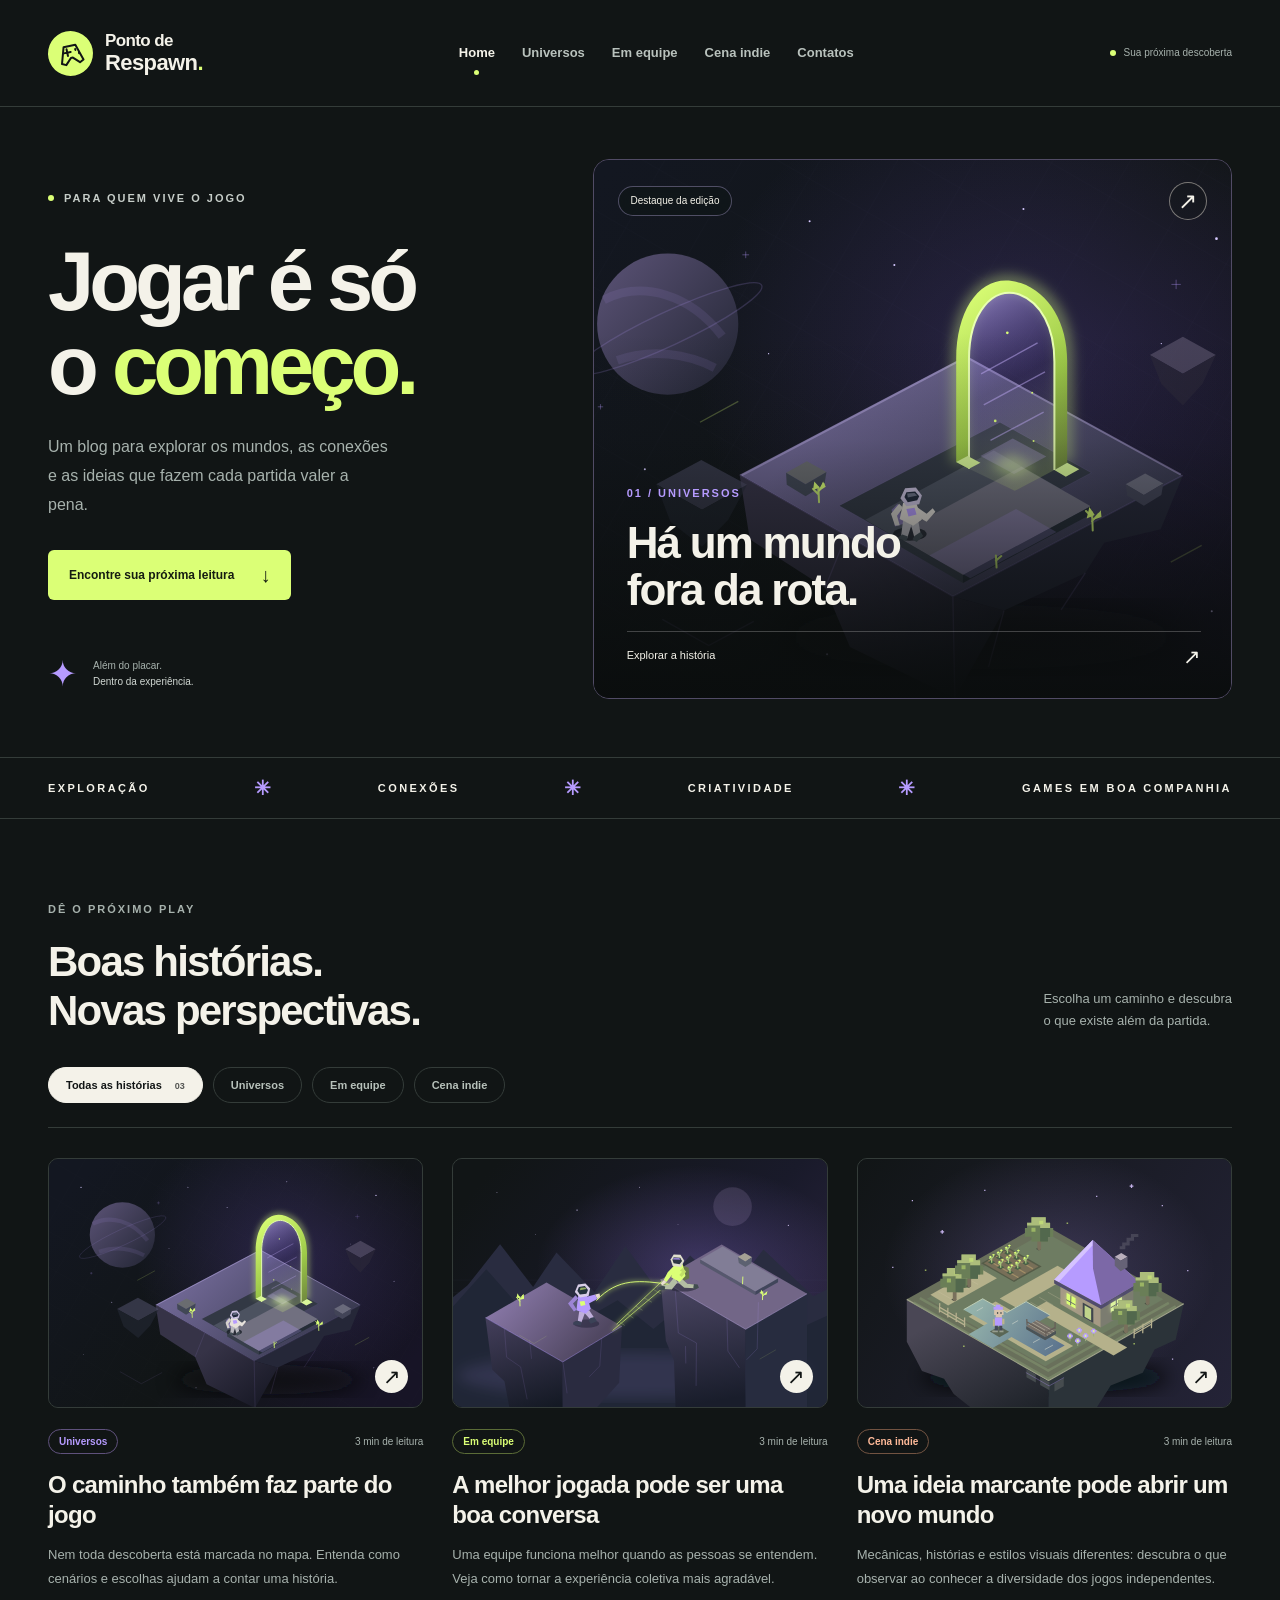
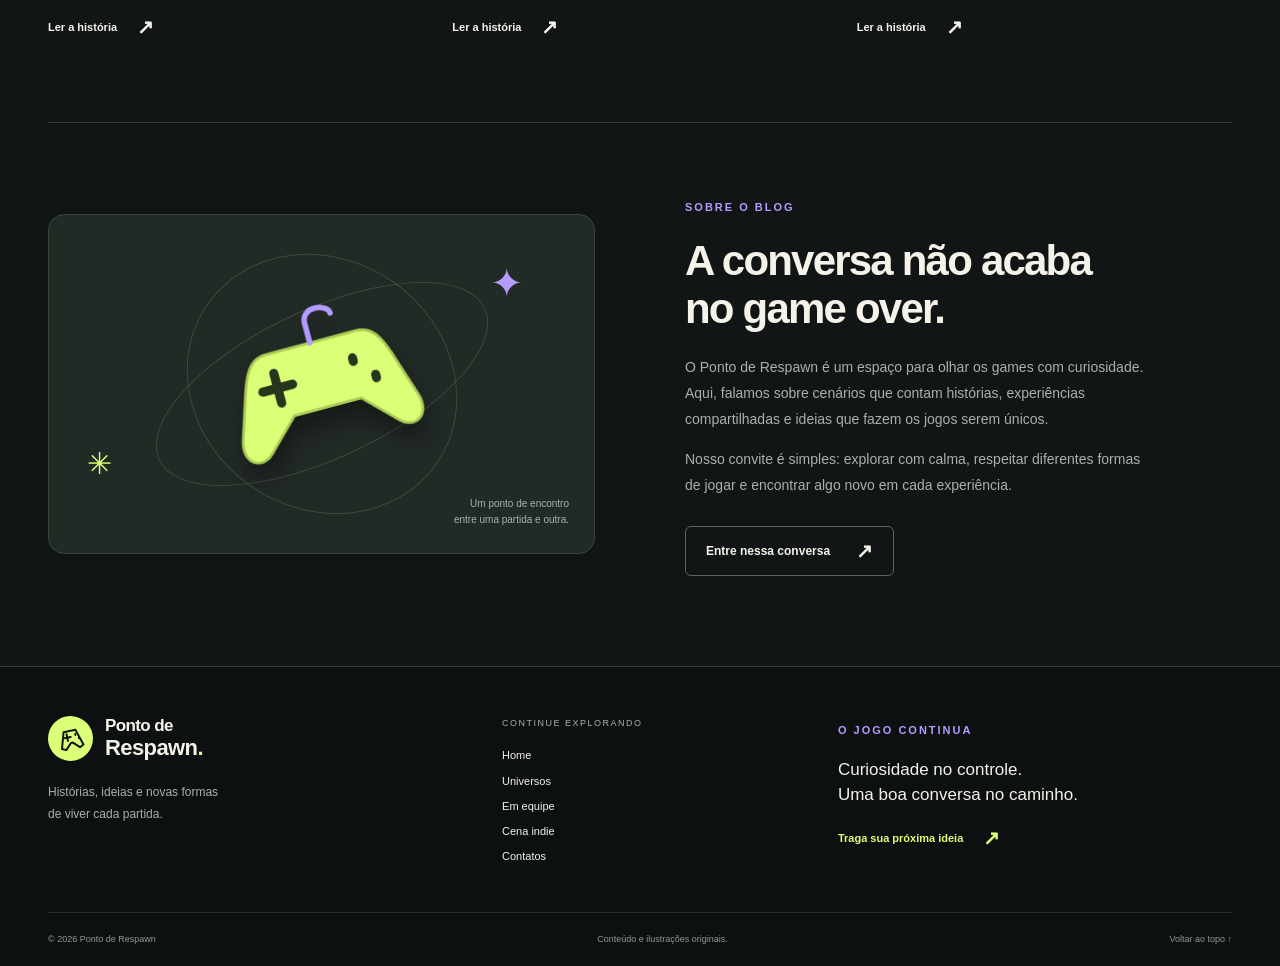
<file: index.html>
<!DOCTYPE html>
<html lang="pt-BR">
<head>
  <meta charset="utf-8">
  <meta name="viewport" content="width=device-width, initial-scale=1">
  <meta name="description" content="Um blog de games sobre exploração, cooperação e criatividade. Descubra histórias e ideias para viver cada partida.">
  <meta name="author" content="Lara Silva de Almeida">
  <meta name="theme-color" content="#111515">
  <title>Home | Ponto de Respawn</title>
  <link rel="icon" href="favicon.svg" type="image/svg+xml">
  <link rel="stylesheet" href="styles.css">
  <script src="script.js" defer></script>
</head>
<body>
  <a class="skip-link" href="#conteudo">Pular para o conteúdo</a>
  <header class="site-header"><div class="header-inner wrap">
    <a class="brand" href="index.html" aria-label="Ponto de Respawn, Home"><span class="brand-icon" aria-hidden="true"><svg viewBox="0 0 32 32"><path d="M10 8h12l5 16-4 2-6-6h-2l-6 6-4-2z"/><path d="M9 14h7m-3.5-3.5v7M21 12v1m3 3v1"/></svg></span><span>Ponto de<span class="brand-bottom">Respawn<span class="brand-dot">.</span></span></span></a>
    <button class="menu-toggle" type="button" aria-expanded="false" aria-controls="menu-principal"><span>Menu</span><svg aria-hidden="true" viewBox="0 0 24 24"><path d="M4 7h16M4 12h16M4 17h16"/></svg></button>
    <nav aria-label="Navegação principal" id="menu-principal"><a href="index.html" aria-current="page">Home</a><a href="universos.html">Universos</a><a href="equipe.html">Em equipe</a><a href="indie.html">Cena indie</a><a href="contatos.html">Contatos</a></nav>
    <span class="header-note"><span></span> Sua próxima descoberta</span>
  </div></header>
  <main id="conteudo"><section class="hero wrap" aria-labelledby="hero-title"><div class="hero-copy"><span class="eyebrow"><span class="status-dot"></span> Para quem vive o jogo</span><h1 id="hero-title">Jogar é só<br>o <span>começo.</span></h1><p>Um blog para explorar os mundos, as conexões e as ideias que fazem cada partida valer a pena.</p><a class="button button-lime" href="#historias">Encontre sua próxima leitura <span aria-hidden="true">↓</span></a><div class="hero-bottom"><span class="tiny-controller" aria-hidden="true">✦</span><span>Além do placar.<br><strong>Dentro da experiência.</strong></span></div></div><a href="universos.html" class="hero-visual" aria-label="Ler O caminho também faz parte do jogo"><img src="mundo.svg" width="1200" height="800" alt="Um pequeno explorador diante de um portal luminoso em uma ilha flutuante."><div class="visual-topline"><span class="visual-label">Destaque da edição</span><span class="round-arrow" aria-hidden="true">↗</span></div><div class="hero-caption"><span class="eyebrow">01 / Universos</span><h2>Há um mundo<br>fora da rota.</h2><span class="caption-link">Explorar a história <span aria-hidden="true">↗</span></span></div></a></section>
<div class="topic-band"><div class="wrap"><span>Exploração</span><span aria-hidden="true">✳</span><span>Conexões</span><span aria-hidden="true">✳</span><span>Criatividade</span><span aria-hidden="true">✳</span><span>Games em boa companhia</span></div></div>
<section class="stories-section wrap" id="historias" aria-labelledby="stories-title"><div class="section-heading"><div><span class="eyebrow">Dê o próximo play</span><h2 id="stories-title">Boas histórias.<br>Novas perspectivas.</h2></div><p>Escolha um caminho e descubra<br>o que existe além da partida.</p></div><div class="filters" role="group" aria-label="Filtrar histórias"><button type="button" aria-pressed="true" data-filter="all">Todas as histórias <span>03</span></button><button type="button" aria-pressed="false" data-filter="universos">Universos</button><button type="button" aria-pressed="false" data-filter="equipe">Em equipe</button><button type="button" aria-pressed="false" data-filter="indie">Cena indie</button></div><p class="sr-only" aria-live="polite" id="filter-status">3 histórias disponíveis.</p><div class="stories-grid"><article class="story-card" data-category="universos"><a href="universos.html" class="story-image-link" aria-label="Ler: O caminho também faz parte do jogo"><img src="mundo.svg" alt="Ilustração de um mundo de exploração com plataformas, montanhas e um portal luminoso." width="1200" height="800" loading="lazy"><span class="image-arrow" aria-hidden="true">↗</span></a><div class="story-meta"><span class="tag tag-universos">Universos</span><span>3 min de leitura</span></div><h3><a href="universos.html">O caminho também faz parte do jogo</a></h3><p>Nem toda descoberta está marcada no mapa. Entenda como cenários e escolhas ajudam a contar uma história.</p><a class="text-link" href="universos.html">Ler a história <span aria-hidden="true">↗</span></a></article><article class="story-card" data-category="equipe"><a href="equipe.html" class="story-image-link" aria-label="Ler: A melhor jogada pode ser uma boa conversa"><img src="equipe.svg" alt="Ilustração de dois aventureiros colaborando para atravessar um cenário de plataformas." width="1200" height="800" loading="lazy"><span class="image-arrow" aria-hidden="true">↗</span></a><div class="story-meta"><span class="tag tag-equipe">Em equipe</span><span>3 min de leitura</span></div><h3><a href="equipe.html">A melhor jogada pode ser uma boa conversa</a></h3><p>Uma equipe funciona melhor quando as pessoas se entendem. Veja como tornar a experiência coletiva mais agradável.</p><a class="text-link" href="equipe.html">Ler a história <span aria-hidden="true">↗</span></a></article><article class="story-card" data-category="indie"><a href="indie.html" class="story-image-link" aria-label="Ler: Uma ideia marcante pode abrir um novo mundo"><img src="indie.svg" alt="Ilustração de um jardim imaginativo em estilo pixel art, com construções e elementos de um mundo independente." width="1200" height="800" loading="lazy"><span class="image-arrow" aria-hidden="true">↗</span></a><div class="story-meta"><span class="tag tag-indie">Cena indie</span><span>3 min de leitura</span></div><h3><a href="indie.html">Uma ideia marcante pode abrir um novo mundo</a></h3><p>Mecânicas, histórias e estilos visuais diferentes: descubra o que observar ao conhecer a diversidade dos jogos independentes.</p><a class="text-link" href="indie.html">Ler a história <span aria-hidden="true">↗</span></a></article></div></section>
<section class="about-section wrap" aria-labelledby="about-title"><div class="about-art" aria-hidden="true"><span class="orbit orbit-one"></span><span class="orbit orbit-two"></span><svg viewBox="0 0 220 180"><path class="pad-body" d="M58 42c-22 0-29 26-36 49l-12 37c-7 25 14 37 30 19l32-32h76l32 32c16 18 37 6 30-19l-12-37c-7-23-14-49-36-49z"/><path class="pad-lines" d="M45 81h34M62 64v34M150 70v4m20 20v4"/><path class="pad-wire" d="M109 42V20c0-20 30-15 30-4"/></svg><span class="art-spark spark-one">✦</span><span class="art-spark spark-two">✳</span><span class="art-caption">Um ponto de encontro<br>entre uma partida e outra.</span></div><div class="about-copy"><span class="eyebrow">Sobre o blog</span><h2>A conversa não acaba<br>no game over.</h2><p>O Ponto de Respawn é um espaço para olhar os games com curiosidade. Aqui, falamos sobre cenários que contam histórias, experiências compartilhadas e ideias que fazem os jogos serem únicos.</p><p>Nosso convite é simples: explorar com calma, respeitar diferentes formas de jogar e encontrar algo novo em cada experiência.</p><a class="button button-outline" href="contatos.html">Entre nessa conversa <span aria-hidden="true">↗</span></a></div></section></main>
  <footer class="site-footer"><div class="wrap footer-top"><div><a class="brand" href="index.html" aria-label="Ponto de Respawn, Home"><span class="brand-icon" aria-hidden="true"><svg viewBox="0 0 32 32"><path d="M10 8h12l5 16-4 2-6-6h-2l-6 6-4-2z"/><path d="M9 14h7m-3.5-3.5v7M21 12v1m3 3v1"/></svg></span><span>Ponto de<span class="brand-bottom">Respawn<span class="brand-dot">.</span></span></span></a><p>Histórias, ideias e novas formas<br>de viver cada partida.</p></div><div class="footer-links"><span>Continue explorando</span><a href="index.html">Home</a><a href="universos.html">Universos</a><a href="equipe.html">Em equipe</a><a href="indie.html">Cena indie</a><a href="contatos.html">Contatos</a></div><div class="footer-signoff"><span class="eyebrow">O jogo continua</span><p>Curiosidade no controle.<br>Uma boa conversa no caminho.</p><a class="text-link" href="contatos.html">Traga sua próxima ideia <span aria-hidden="true">↗</span></a></div></div><div class="wrap footer-bottom"><span>© 2026 Ponto de Respawn</span><span>Conteúdo e ilustrações originais.</span><a href="#conteudo">Voltar ao topo ↑</a></div></footer>
</body>
</html>
</file>
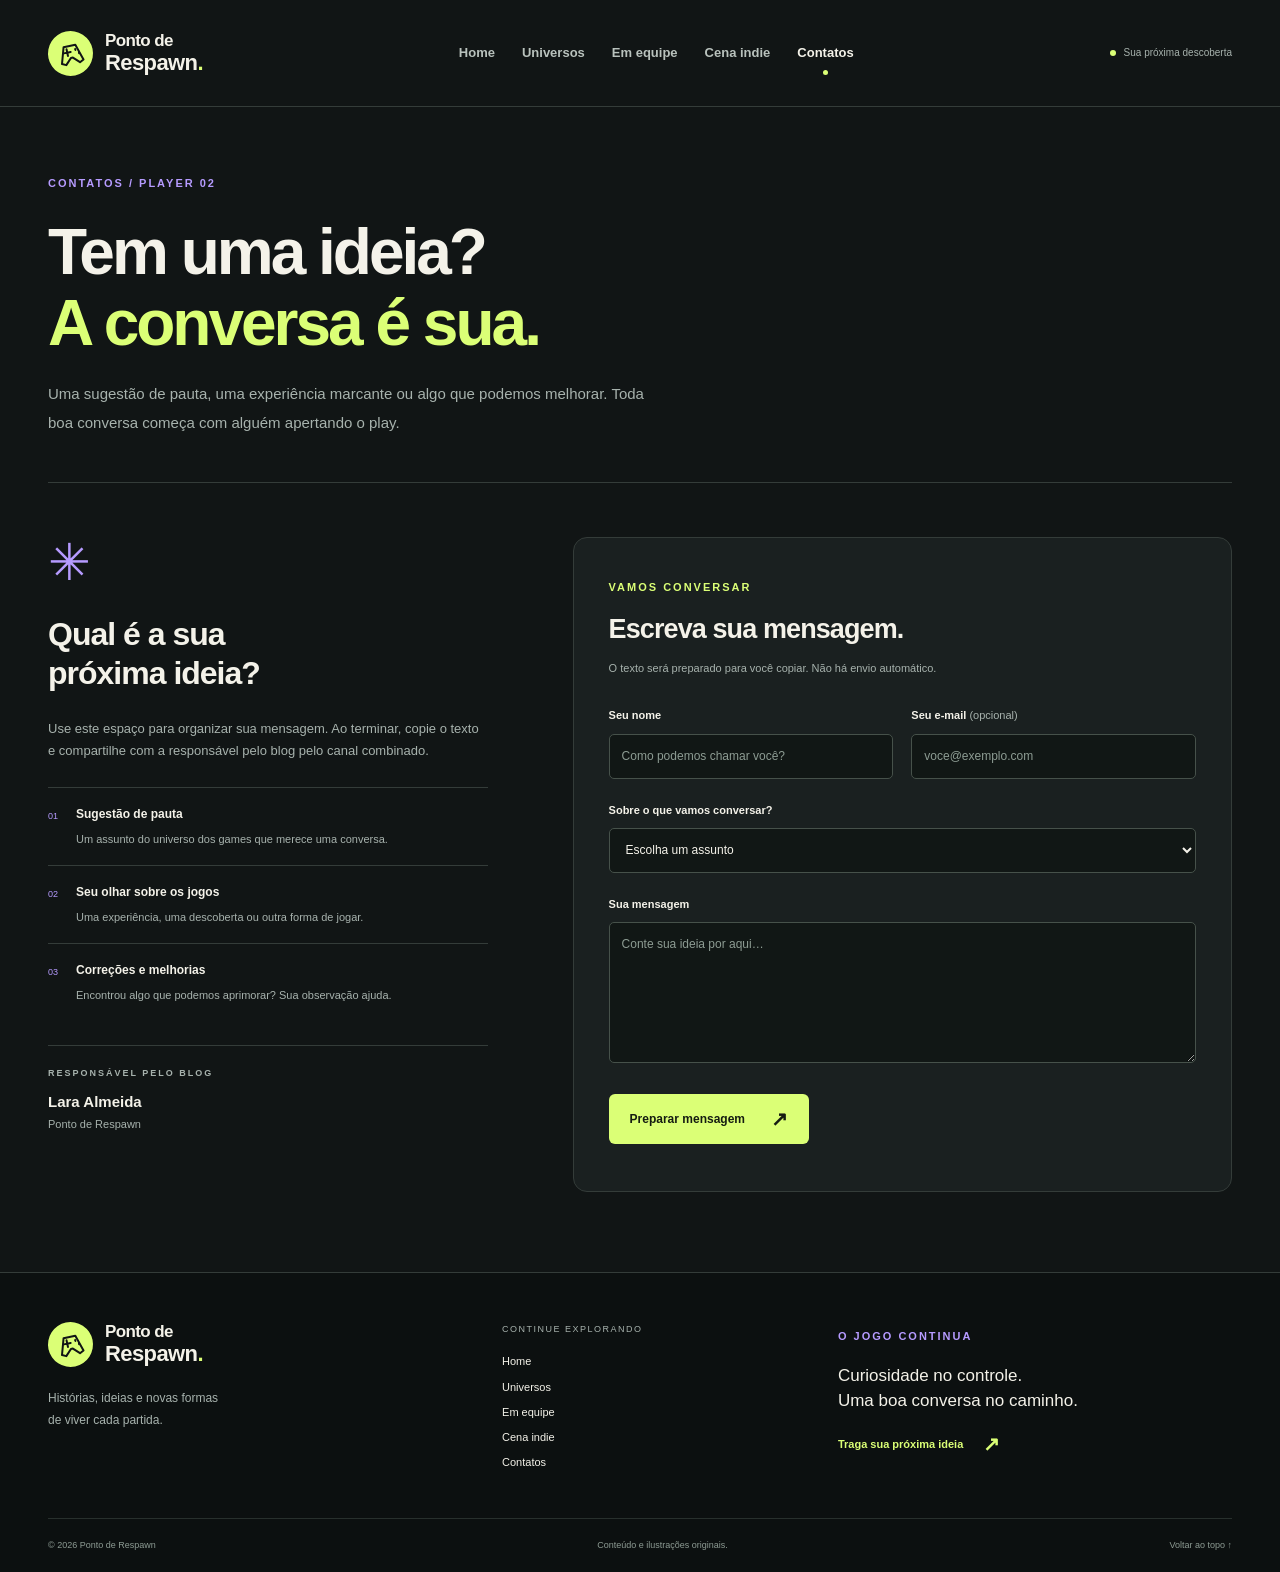
<file: contatos.html>
<!DOCTYPE html>
<html lang="pt-BR">
<head>
  <meta charset="utf-8">
  <meta name="viewport" content="width=device-width, initial-scale=1">
  <meta name="description" content="Compartilhe ideias, experiências com games e sugestões para o blog Ponto de Respawn.">
  <meta name="author" content="Lara Silva de Almeida">
  <meta name="theme-color" content="#111515">
  <title>Contatos | Ponto de Respawn</title>
  <link rel="icon" href="favicon.svg" type="image/svg+xml">
  <link rel="stylesheet" href="styles.css">
  <script src="script.js" defer></script>
</head>
<body>
  <a class="skip-link" href="#conteudo">Pular para o conteúdo</a>
  <header class="site-header"><div class="header-inner wrap">
    <a class="brand" href="index.html" aria-label="Ponto de Respawn, Home"><span class="brand-icon" aria-hidden="true"><svg viewBox="0 0 32 32"><path d="M10 8h12l5 16-4 2-6-6h-2l-6 6-4-2z"/><path d="M9 14h7m-3.5-3.5v7M21 12v1m3 3v1"/></svg></span><span>Ponto de<span class="brand-bottom">Respawn<span class="brand-dot">.</span></span></span></a>
    <button class="menu-toggle" type="button" aria-expanded="false" aria-controls="menu-principal"><span>Menu</span><svg aria-hidden="true" viewBox="0 0 24 24"><path d="M4 7h16M4 12h16M4 17h16"/></svg></button>
    <nav aria-label="Navegação principal" id="menu-principal"><a href="index.html">Home</a><a href="universos.html">Universos</a><a href="equipe.html">Em equipe</a><a href="indie.html">Cena indie</a><a href="contatos.html" aria-current="page">Contatos</a></nav>
    <span class="header-note"><span></span> Sua próxima descoberta</span>
  </div></header>
  <main id="conteudo"><section class="contact-heading wrap"><span class="eyebrow">Contatos / Player 02</span><h1>Tem uma ideia?<br><span>A conversa é sua.</span></h1><p>Uma sugestão de pauta, uma experiência marcante ou algo que podemos melhorar. Toda boa conversa começa com alguém apertando o play.</p></section><div class="contact-layout wrap"><section class="contact-info" aria-labelledby="contact-info-title"><span class="contact-symbol" aria-hidden="true">✳</span><h2 id="contact-info-title">Qual é a sua<br>próxima ideia?</h2><p>Use este espaço para organizar sua mensagem. Ao terminar, copie o texto e compartilhe com a responsável pelo blog pelo canal combinado.</p><div class="contact-topics"><div><span>01</span><p><strong>Sugestão de pauta</strong>Um assunto do universo dos games que merece uma conversa.</p></div><div><span>02</span><p><strong>Seu olhar sobre os jogos</strong>Uma experiência, uma descoberta ou outra forma de jogar.</p></div><div><span>03</span><p><strong>Correções e melhorias</strong>Encontrou algo que podemos aprimorar? Sua observação ajuda.</p></div></div><div class="contact-author"><span class="eyebrow">Responsável pelo blog</span><strong>Lara Almeida</strong><span>Ponto de Respawn</span></div></section><section class="contact-form-panel" aria-labelledby="form-title"><span class="eyebrow">Vamos conversar</span><h2 id="form-title">Escreva sua mensagem.</h2><p class="form-note">O texto será preparado para você copiar. Não há envio automático.</p><form id="contact-form"><div class="form-row"><div class="field"><label for="nome">Seu nome</label><input id="nome" name="nome" autocomplete="name" placeholder="Como podemos chamar você?" required maxlength="100"></div><div class="field"><label for="email">Seu e-mail <span>(opcional)</span></label><input id="email" name="email" autocomplete="email" placeholder="voce@exemplo.com" type="email" maxlength="180"></div></div><div class="field"><label for="assunto">Sobre o que vamos conversar?</label><select id="assunto" name="assunto" required><option value="">Escolha um assunto</option><option>Sugestão de pauta</option><option>Minha experiência com games</option><option>Correções e melhorias</option><option>Outro assunto</option></select></div><div class="field"><label for="mensagem">Sua mensagem</label><textarea id="mensagem" name="mensagem" placeholder="Conte sua ideia por aqui…" required minlength="10" maxlength="3000" rows="6"></textarea></div><button class="button button-lime" type="submit">Preparar mensagem <span aria-hidden="true">↗</span></button><p class="form-status" id="form-status" aria-live="polite"></p><div class="message-result" id="message-result" hidden><label for="mensagem-pronta">Mensagem pronta para compartilhar</label><textarea id="mensagem-pronta" readonly rows="8"></textarea><button class="button button-outline" id="copy-message" type="button">Copiar mensagem <span aria-hidden="true">↗</span></button></div></form></section></div></main>
  <footer class="site-footer"><div class="wrap footer-top"><div><a class="brand" href="index.html" aria-label="Ponto de Respawn, Home"><span class="brand-icon" aria-hidden="true"><svg viewBox="0 0 32 32"><path d="M10 8h12l5 16-4 2-6-6h-2l-6 6-4-2z"/><path d="M9 14h7m-3.5-3.5v7M21 12v1m3 3v1"/></svg></span><span>Ponto de<span class="brand-bottom">Respawn<span class="brand-dot">.</span></span></span></a><p>Histórias, ideias e novas formas<br>de viver cada partida.</p></div><div class="footer-links"><span>Continue explorando</span><a href="index.html">Home</a><a href="universos.html">Universos</a><a href="equipe.html">Em equipe</a><a href="indie.html">Cena indie</a><a href="contatos.html">Contatos</a></div><div class="footer-signoff"><span class="eyebrow">O jogo continua</span><p>Curiosidade no controle.<br>Uma boa conversa no caminho.</p><a class="text-link" href="contatos.html">Traga sua próxima ideia <span aria-hidden="true">↗</span></a></div></div><div class="wrap footer-bottom"><span>© 2026 Ponto de Respawn</span><span>Conteúdo e ilustrações originais.</span><a href="#conteudo">Voltar ao topo ↑</a></div></footer>
</body>
</html>
</file>
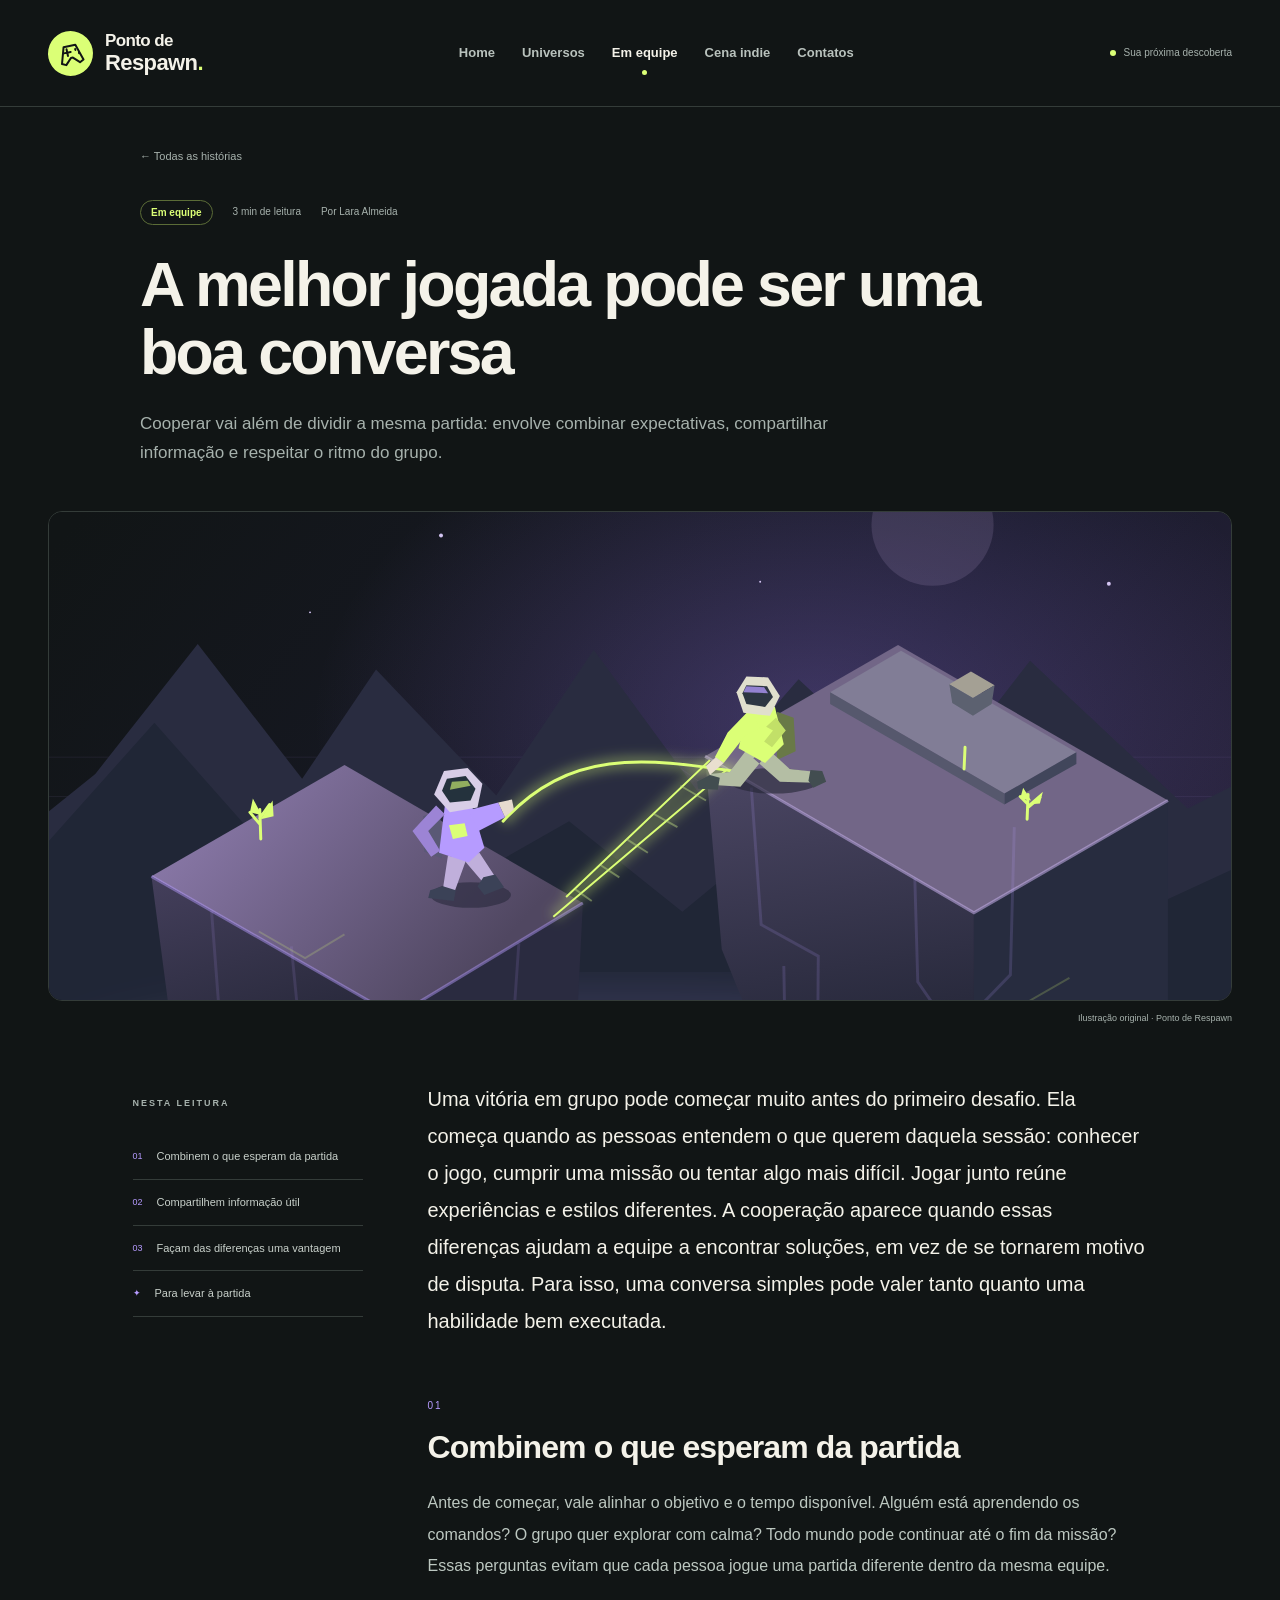
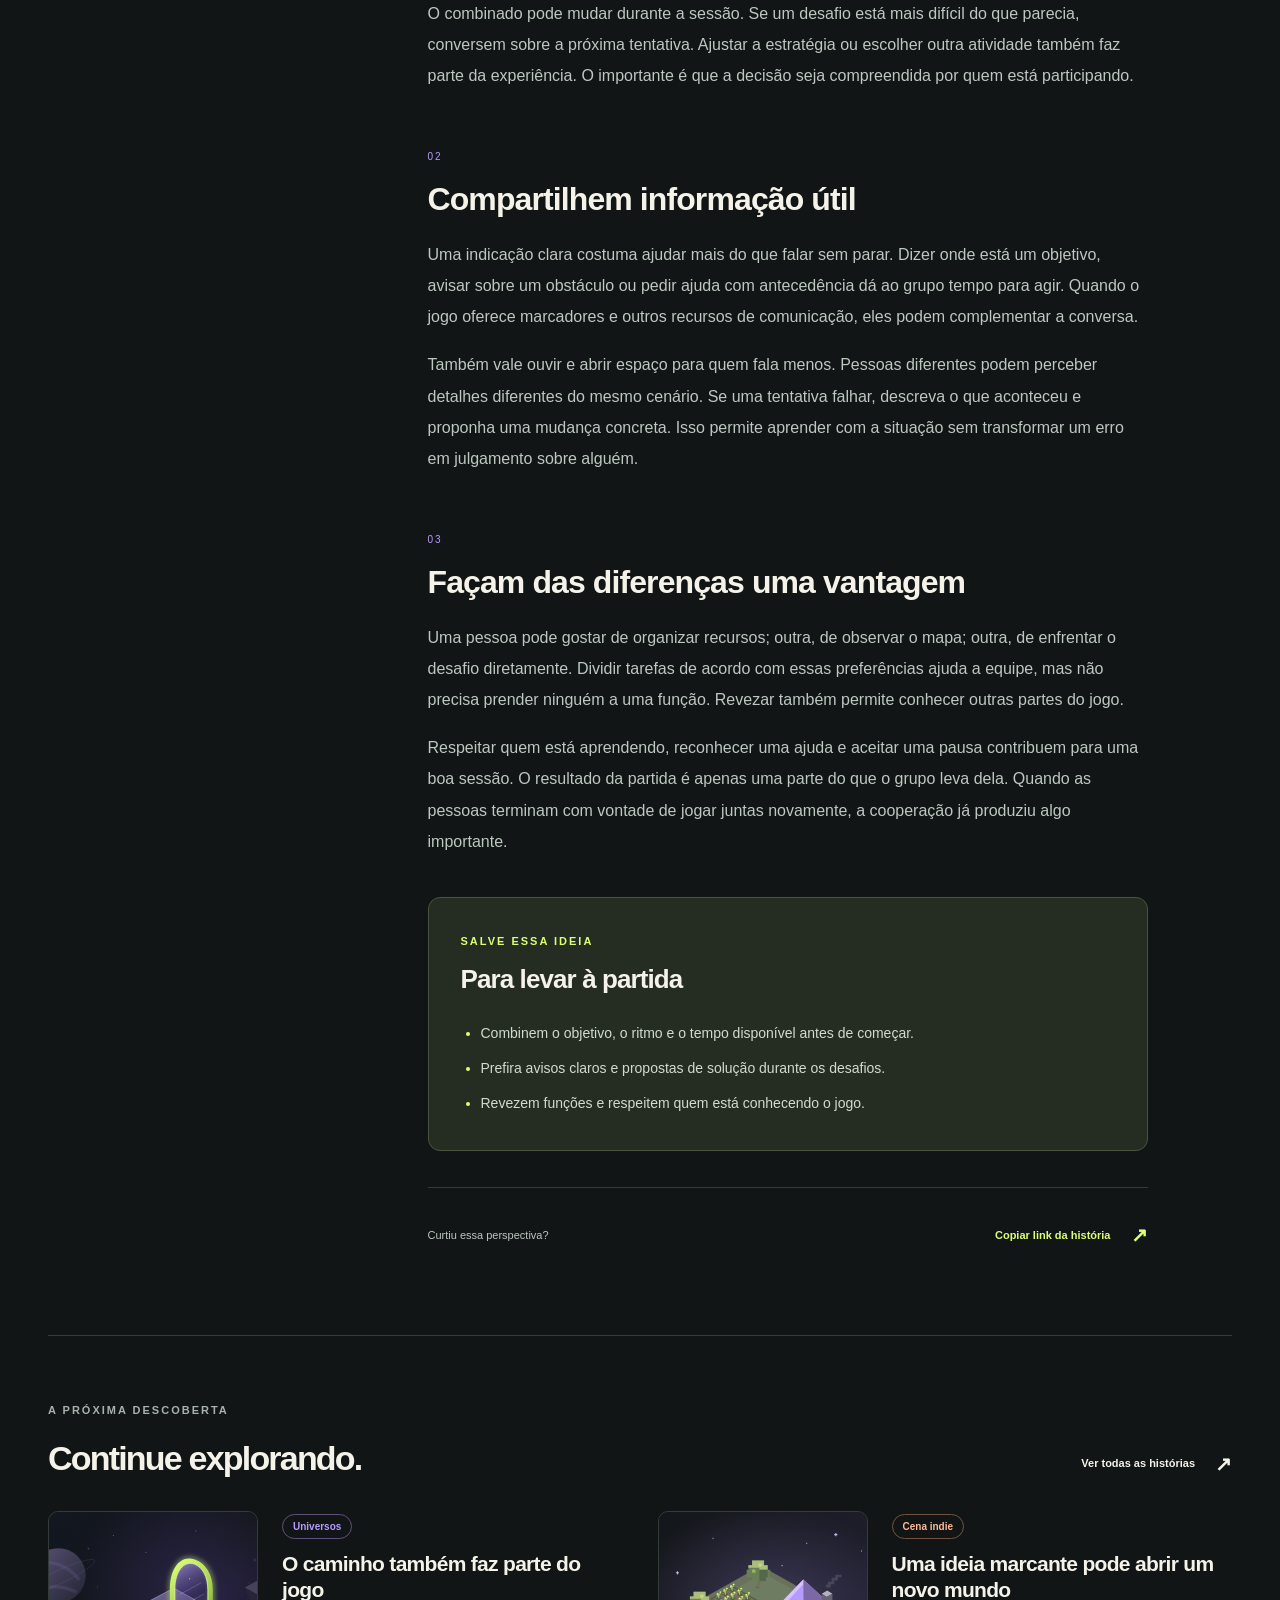
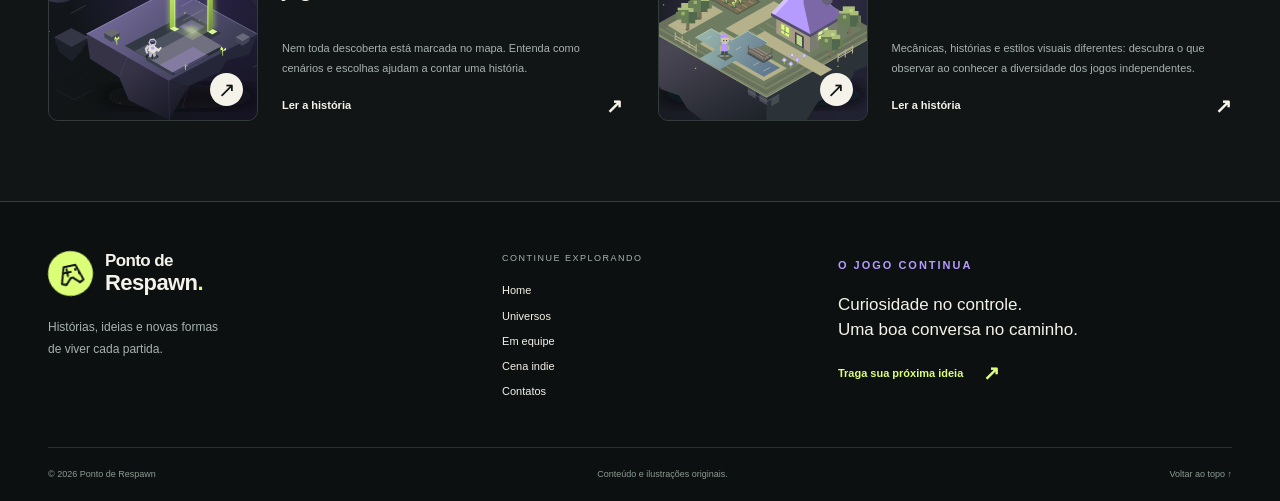
<file: equipe.html>
<!DOCTYPE html>
<html lang="pt-BR">
<head>
  <meta charset="utf-8">
  <meta name="viewport" content="width=device-width, initial-scale=1">
  <meta name="description" content="Uma equipe funciona melhor quando as pessoas se entendem. Veja como tornar a experiência coletiva mais agradável.">
  <meta name="author" content="Lara Silva de Almeida">
  <meta name="theme-color" content="#111515">
  <title>A melhor jogada pode ser uma boa conversa | Ponto de Respawn</title>
  <link rel="icon" href="favicon.svg" type="image/svg+xml">
  <link rel="stylesheet" href="styles.css">
  <script src="script.js" defer></script>
</head>
<body>
  <a class="skip-link" href="#conteudo">Pular para o conteúdo</a>
  <header class="site-header"><div class="header-inner wrap">
    <a class="brand" href="index.html" aria-label="Ponto de Respawn, Home"><span class="brand-icon" aria-hidden="true"><svg viewBox="0 0 32 32"><path d="M10 8h12l5 16-4 2-6-6h-2l-6 6-4-2z"/><path d="M9 14h7m-3.5-3.5v7M21 12v1m3 3v1"/></svg></span><span>Ponto de<span class="brand-bottom">Respawn<span class="brand-dot">.</span></span></span></a>
    <button class="menu-toggle" type="button" aria-expanded="false" aria-controls="menu-principal"><span>Menu</span><svg aria-hidden="true" viewBox="0 0 24 24"><path d="M4 7h16M4 12h16M4 17h16"/></svg></button>
    <nav aria-label="Navegação principal" id="menu-principal"><a href="index.html">Home</a><a href="universos.html">Universos</a><a href="equipe.html" aria-current="page">Em equipe</a><a href="indie.html">Cena indie</a><a href="contatos.html">Contatos</a></nav>
    <span class="header-note"><span></span> Sua próxima descoberta</span>
  </div></header>
  <main id="conteudo"><div class="article-heading wrap"><a class="back-link" href="index.html#historias">← Todas as histórias</a><div class="article-meta"><span class="tag tag-equipe">Em equipe</span><span>3 min de leitura</span><span>Por Lara Almeida</span></div><h1>A melhor jogada pode ser uma boa conversa</h1><p class="article-subtitle">Cooperar vai além de dividir a mesma partida: envolve combinar expectativas, compartilhar informação e respeitar o ritmo do grupo.</p></div><figure class="article-figure wrap"><img src="equipe.svg" alt="Ilustração de dois aventureiros colaborando para atravessar um cenário de plataformas." width="1200" height="800"><figcaption>Ilustração original · Ponto de Respawn</figcaption></figure><div class="article-layout wrap"><aside class="article-index"><span class="eyebrow">Nesta leitura</span><nav aria-label="Seções do artigo"><a href="#secao-1"><span>01</span>Combinem o que esperam da partida</a><a href="#secao-2"><span>02</span>Compartilhem informação útil</a><a href="#secao-3"><span>03</span>Façam das diferenças uma vantagem</a><a href="#para-levar"><span>✦</span>Para levar à partida</a></nav></aside><article class="article-body" aria-label="A melhor jogada pode ser uma boa conversa"><p class="article-intro">Uma vitória em grupo pode começar muito antes do primeiro desafio. Ela começa quando as pessoas entendem o que querem daquela sessão: conhecer o jogo, cumprir uma missão ou tentar algo mais difícil. Jogar junto reúne experiências e estilos diferentes. A cooperação aparece quando essas diferenças ajudam a equipe a encontrar soluções, em vez de se tornarem motivo de disputa. Para isso, uma conversa simples pode valer tanto quanto uma habilidade bem executada.</p><section id="secao-1"><span class="section-number">01</span><h2>Combinem o que esperam da partida</h2><p>Antes de começar, vale alinhar o objetivo e o tempo disponível. Alguém está aprendendo os comandos? O grupo quer explorar com calma? Todo mundo pode continuar até o fim da missão? Essas perguntas evitam que cada pessoa jogue uma partida diferente dentro da mesma equipe.</p><p>O combinado pode mudar durante a sessão. Se um desafio está mais difícil do que parecia, conversem sobre a próxima tentativa. Ajustar a estratégia ou escolher outra atividade também faz parte da experiência. O importante é que a decisão seja compreendida por quem está participando.</p></section><section id="secao-2"><span class="section-number">02</span><h2>Compartilhem informação útil</h2><p>Uma indicação clara costuma ajudar mais do que falar sem parar. Dizer onde está um objetivo, avisar sobre um obstáculo ou pedir ajuda com antecedência dá ao grupo tempo para agir. Quando o jogo oferece marcadores e outros recursos de comunicação, eles podem complementar a conversa.</p><p>Também vale ouvir e abrir espaço para quem fala menos. Pessoas diferentes podem perceber detalhes diferentes do mesmo cenário. Se uma tentativa falhar, descreva o que aconteceu e proponha uma mudança concreta. Isso permite aprender com a situação sem transformar um erro em julgamento sobre alguém.</p></section><section id="secao-3"><span class="section-number">03</span><h2>Façam das diferenças uma vantagem</h2><p>Uma pessoa pode gostar de organizar recursos; outra, de observar o mapa; outra, de enfrentar o desafio diretamente. Dividir tarefas de acordo com essas preferências ajuda a equipe, mas não precisa prender ninguém a uma função. Revezar também permite conhecer outras partes do jogo.</p><p>Respeitar quem está aprendendo, reconhecer uma ajuda e aceitar uma pausa contribuem para uma boa sessão. O resultado da partida é apenas uma parte do que o grupo leva dela. Quando as pessoas terminam com vontade de jogar juntas novamente, a cooperação já produziu algo importante.</p></section><section class="takeaway" id="para-levar"><span class="eyebrow">Salve essa ideia</span><h2>Para levar à partida</h2><ul><li>Combinem o objetivo, o ritmo e o tempo disponível antes de começar.</li><li>Prefira avisos claros e propostas de solução durante os desafios.</li><li>Revezem funções e respeitem quem está conhecendo o jogo.</li></ul></section><div class="article-end"><span>Curtiu essa perspectiva?</span><button class="text-link copy-article" type="button">Copiar link da história <span aria-hidden="true">↗</span></button><p class="copy-status" aria-live="polite"></p></div></article></div><section class="related wrap" aria-labelledby="related-title"><div class="section-heading"><div><span class="eyebrow">A próxima descoberta</span><h2 id="related-title">Continue explorando.</h2></div><a class="text-link" href="index.html#historias">Ver todas as histórias <span aria-hidden="true">↗</span></a></div><div class="stories-grid related-grid"><article class="story-card compact" data-category="universos"><a href="universos.html" class="story-image-link" aria-label="Ler: O caminho também faz parte do jogo"><img src="mundo.svg" alt="Ilustração de um mundo de exploração com plataformas, montanhas e um portal luminoso." width="1200" height="800" loading="lazy"><span class="image-arrow" aria-hidden="true">↗</span></a><div class="story-meta"><span class="tag tag-universos">Universos</span><span>3 min de leitura</span></div><h3><a href="universos.html">O caminho também faz parte do jogo</a></h3><p>Nem toda descoberta está marcada no mapa. Entenda como cenários e escolhas ajudam a contar uma história.</p><a class="text-link" href="universos.html">Ler a história <span aria-hidden="true">↗</span></a></article><article class="story-card compact" data-category="indie"><a href="indie.html" class="story-image-link" aria-label="Ler: Uma ideia marcante pode abrir um novo mundo"><img src="indie.svg" alt="Ilustração de um jardim imaginativo em estilo pixel art, com construções e elementos de um mundo independente." width="1200" height="800" loading="lazy"><span class="image-arrow" aria-hidden="true">↗</span></a><div class="story-meta"><span class="tag tag-indie">Cena indie</span><span>3 min de leitura</span></div><h3><a href="indie.html">Uma ideia marcante pode abrir um novo mundo</a></h3><p>Mecânicas, histórias e estilos visuais diferentes: descubra o que observar ao conhecer a diversidade dos jogos independentes.</p><a class="text-link" href="indie.html">Ler a história <span aria-hidden="true">↗</span></a></article></div></section></main>
  <footer class="site-footer"><div class="wrap footer-top"><div><a class="brand" href="index.html" aria-label="Ponto de Respawn, Home"><span class="brand-icon" aria-hidden="true"><svg viewBox="0 0 32 32"><path d="M10 8h12l5 16-4 2-6-6h-2l-6 6-4-2z"/><path d="M9 14h7m-3.5-3.5v7M21 12v1m3 3v1"/></svg></span><span>Ponto de<span class="brand-bottom">Respawn<span class="brand-dot">.</span></span></span></a><p>Histórias, ideias e novas formas<br>de viver cada partida.</p></div><div class="footer-links"><span>Continue explorando</span><a href="index.html">Home</a><a href="universos.html">Universos</a><a href="equipe.html">Em equipe</a><a href="indie.html">Cena indie</a><a href="contatos.html">Contatos</a></div><div class="footer-signoff"><span class="eyebrow">O jogo continua</span><p>Curiosidade no controle.<br>Uma boa conversa no caminho.</p><a class="text-link" href="contatos.html">Traga sua próxima ideia <span aria-hidden="true">↗</span></a></div></div><div class="wrap footer-bottom"><span>© 2026 Ponto de Respawn</span><span>Conteúdo e ilustrações originais.</span><a href="#conteudo">Voltar ao topo ↑</a></div></footer>
</body>
</html>
</file>
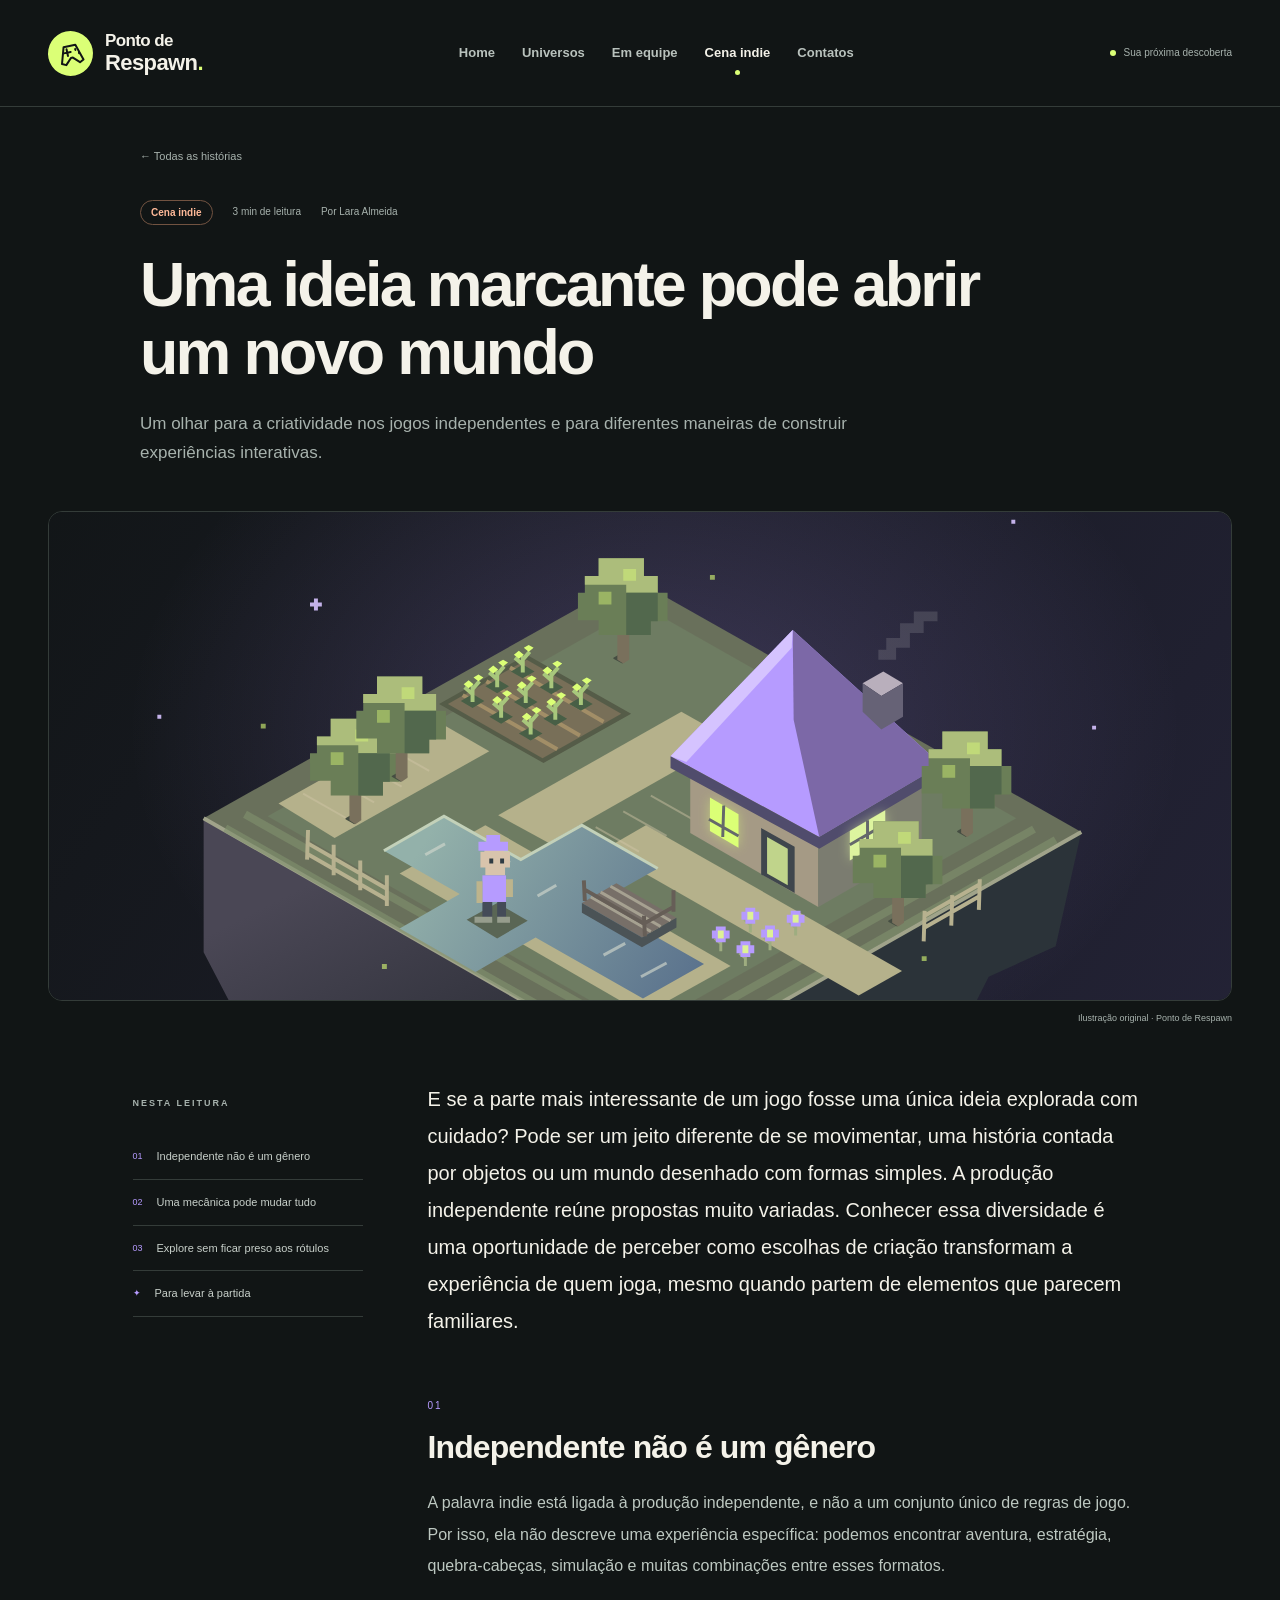
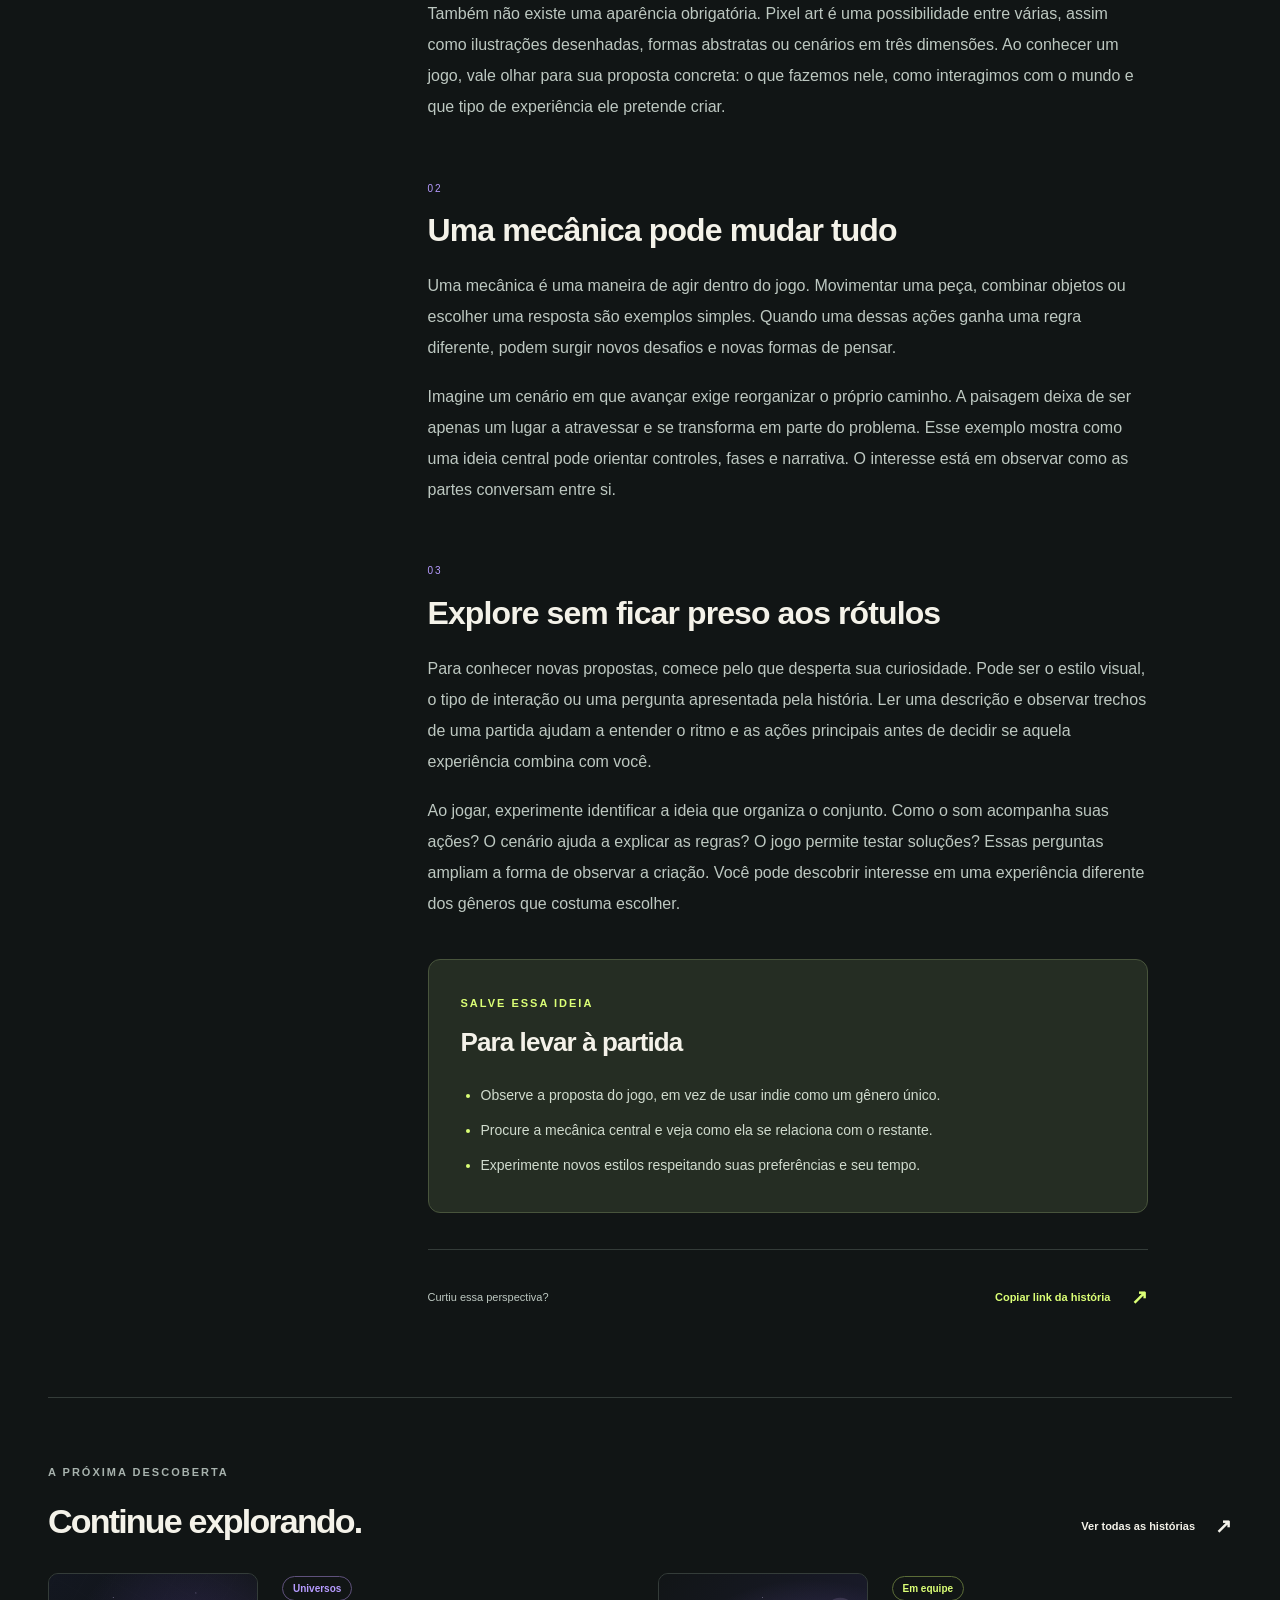
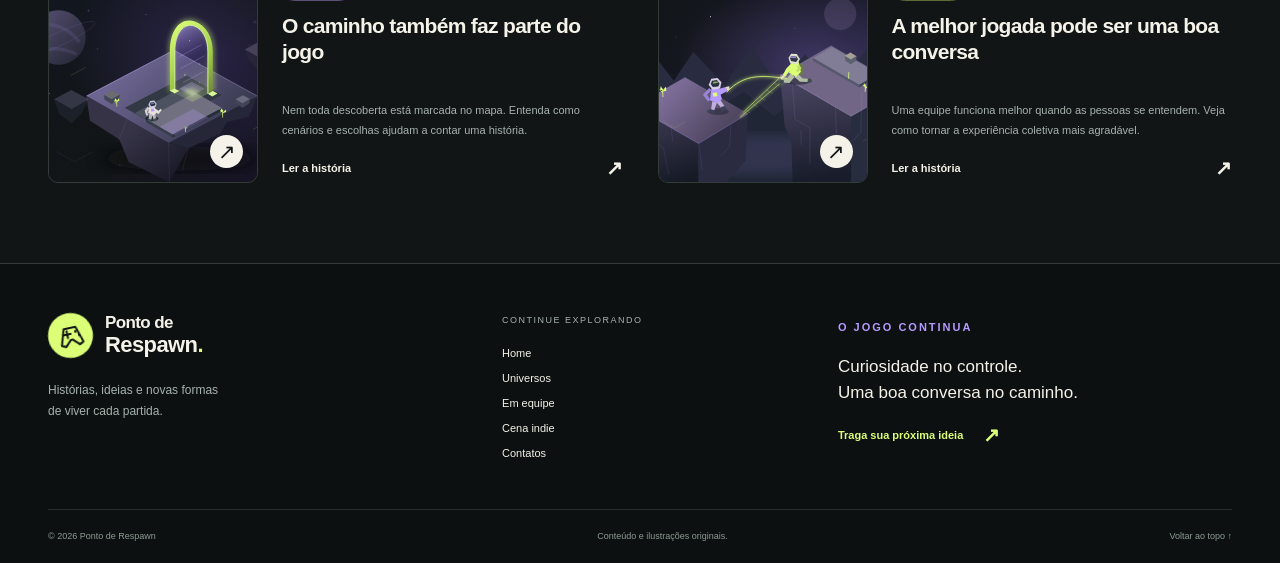
<file: indie.html>
<!DOCTYPE html>
<html lang="pt-BR">
<head>
  <meta charset="utf-8">
  <meta name="viewport" content="width=device-width, initial-scale=1">
  <meta name="description" content="Mecânicas, histórias e estilos visuais diferentes: descubra o que observar ao conhecer a diversidade dos jogos independentes.">
  <meta name="author" content="Lara Silva de Almeida">
  <meta name="theme-color" content="#111515">
  <title>Uma ideia marcante pode abrir um novo mundo | Ponto de Respawn</title>
  <link rel="icon" href="favicon.svg" type="image/svg+xml">
  <link rel="stylesheet" href="styles.css">
  <script src="script.js" defer></script>
</head>
<body>
  <a class="skip-link" href="#conteudo">Pular para o conteúdo</a>
  <header class="site-header"><div class="header-inner wrap">
    <a class="brand" href="index.html" aria-label="Ponto de Respawn, Home"><span class="brand-icon" aria-hidden="true"><svg viewBox="0 0 32 32"><path d="M10 8h12l5 16-4 2-6-6h-2l-6 6-4-2z"/><path d="M9 14h7m-3.5-3.5v7M21 12v1m3 3v1"/></svg></span><span>Ponto de<span class="brand-bottom">Respawn<span class="brand-dot">.</span></span></span></a>
    <button class="menu-toggle" type="button" aria-expanded="false" aria-controls="menu-principal"><span>Menu</span><svg aria-hidden="true" viewBox="0 0 24 24"><path d="M4 7h16M4 12h16M4 17h16"/></svg></button>
    <nav aria-label="Navegação principal" id="menu-principal"><a href="index.html">Home</a><a href="universos.html">Universos</a><a href="equipe.html">Em equipe</a><a href="indie.html" aria-current="page">Cena indie</a><a href="contatos.html">Contatos</a></nav>
    <span class="header-note"><span></span> Sua próxima descoberta</span>
  </div></header>
  <main id="conteudo"><div class="article-heading wrap"><a class="back-link" href="index.html#historias">← Todas as histórias</a><div class="article-meta"><span class="tag tag-indie">Cena indie</span><span>3 min de leitura</span><span>Por Lara Almeida</span></div><h1>Uma ideia marcante pode abrir um novo mundo</h1><p class="article-subtitle">Um olhar para a criatividade nos jogos independentes e para diferentes maneiras de construir experiências interativas.</p></div><figure class="article-figure wrap"><img src="indie.svg" alt="Ilustração de um jardim imaginativo em estilo pixel art, com construções e elementos de um mundo independente." width="1200" height="800"><figcaption>Ilustração original · Ponto de Respawn</figcaption></figure><div class="article-layout wrap"><aside class="article-index"><span class="eyebrow">Nesta leitura</span><nav aria-label="Seções do artigo"><a href="#secao-1"><span>01</span>Independente não é um gênero</a><a href="#secao-2"><span>02</span>Uma mecânica pode mudar tudo</a><a href="#secao-3"><span>03</span>Explore sem ficar preso aos rótulos</a><a href="#para-levar"><span>✦</span>Para levar à partida</a></nav></aside><article class="article-body" aria-label="Uma ideia marcante pode abrir um novo mundo"><p class="article-intro">E se a parte mais interessante de um jogo fosse uma única ideia explorada com cuidado? Pode ser um jeito diferente de se movimentar, uma história contada por objetos ou um mundo desenhado com formas simples. A produção independente reúne propostas muito variadas. Conhecer essa diversidade é uma oportunidade de perceber como escolhas de criação transformam a experiência de quem joga, mesmo quando partem de elementos que parecem familiares.</p><section id="secao-1"><span class="section-number">01</span><h2>Independente não é um gênero</h2><p>A palavra indie está ligada à produção independente, e não a um conjunto único de regras de jogo. Por isso, ela não descreve uma experiência específica: podemos encontrar aventura, estratégia, quebra-cabeças, simulação e muitas combinações entre esses formatos.</p><p>Também não existe uma aparência obrigatória. Pixel art é uma possibilidade entre várias, assim como ilustrações desenhadas, formas abstratas ou cenários em três dimensões. Ao conhecer um jogo, vale olhar para sua proposta concreta: o que fazemos nele, como interagimos com o mundo e que tipo de experiência ele pretende criar.</p></section><section id="secao-2"><span class="section-number">02</span><h2>Uma mecânica pode mudar tudo</h2><p>Uma mecânica é uma maneira de agir dentro do jogo. Movimentar uma peça, combinar objetos ou escolher uma resposta são exemplos simples. Quando uma dessas ações ganha uma regra diferente, podem surgir novos desafios e novas formas de pensar.</p><p>Imagine um cenário em que avançar exige reorganizar o próprio caminho. A paisagem deixa de ser apenas um lugar a atravessar e se transforma em parte do problema. Esse exemplo mostra como uma ideia central pode orientar controles, fases e narrativa. O interesse está em observar como as partes conversam entre si.</p></section><section id="secao-3"><span class="section-number">03</span><h2>Explore sem ficar preso aos rótulos</h2><p>Para conhecer novas propostas, comece pelo que desperta sua curiosidade. Pode ser o estilo visual, o tipo de interação ou uma pergunta apresentada pela história. Ler uma descrição e observar trechos de uma partida ajudam a entender o ritmo e as ações principais antes de decidir se aquela experiência combina com você.</p><p>Ao jogar, experimente identificar a ideia que organiza o conjunto. Como o som acompanha suas ações? O cenário ajuda a explicar as regras? O jogo permite testar soluções? Essas perguntas ampliam a forma de observar a criação. Você pode descobrir interesse em uma experiência diferente dos gêneros que costuma escolher.</p></section><section class="takeaway" id="para-levar"><span class="eyebrow">Salve essa ideia</span><h2>Para levar à partida</h2><ul><li>Observe a proposta do jogo, em vez de usar indie como um gênero único.</li><li>Procure a mecânica central e veja como ela se relaciona com o restante.</li><li>Experimente novos estilos respeitando suas preferências e seu tempo.</li></ul></section><div class="article-end"><span>Curtiu essa perspectiva?</span><button class="text-link copy-article" type="button">Copiar link da história <span aria-hidden="true">↗</span></button><p class="copy-status" aria-live="polite"></p></div></article></div><section class="related wrap" aria-labelledby="related-title"><div class="section-heading"><div><span class="eyebrow">A próxima descoberta</span><h2 id="related-title">Continue explorando.</h2></div><a class="text-link" href="index.html#historias">Ver todas as histórias <span aria-hidden="true">↗</span></a></div><div class="stories-grid related-grid"><article class="story-card compact" data-category="universos"><a href="universos.html" class="story-image-link" aria-label="Ler: O caminho também faz parte do jogo"><img src="mundo.svg" alt="Ilustração de um mundo de exploração com plataformas, montanhas e um portal luminoso." width="1200" height="800" loading="lazy"><span class="image-arrow" aria-hidden="true">↗</span></a><div class="story-meta"><span class="tag tag-universos">Universos</span><span>3 min de leitura</span></div><h3><a href="universos.html">O caminho também faz parte do jogo</a></h3><p>Nem toda descoberta está marcada no mapa. Entenda como cenários e escolhas ajudam a contar uma história.</p><a class="text-link" href="universos.html">Ler a história <span aria-hidden="true">↗</span></a></article><article class="story-card compact" data-category="equipe"><a href="equipe.html" class="story-image-link" aria-label="Ler: A melhor jogada pode ser uma boa conversa"><img src="equipe.svg" alt="Ilustração de dois aventureiros colaborando para atravessar um cenário de plataformas." width="1200" height="800" loading="lazy"><span class="image-arrow" aria-hidden="true">↗</span></a><div class="story-meta"><span class="tag tag-equipe">Em equipe</span><span>3 min de leitura</span></div><h3><a href="equipe.html">A melhor jogada pode ser uma boa conversa</a></h3><p>Uma equipe funciona melhor quando as pessoas se entendem. Veja como tornar a experiência coletiva mais agradável.</p><a class="text-link" href="equipe.html">Ler a história <span aria-hidden="true">↗</span></a></article></div></section></main>
  <footer class="site-footer"><div class="wrap footer-top"><div><a class="brand" href="index.html" aria-label="Ponto de Respawn, Home"><span class="brand-icon" aria-hidden="true"><svg viewBox="0 0 32 32"><path d="M10 8h12l5 16-4 2-6-6h-2l-6 6-4-2z"/><path d="M9 14h7m-3.5-3.5v7M21 12v1m3 3v1"/></svg></span><span>Ponto de<span class="brand-bottom">Respawn<span class="brand-dot">.</span></span></span></a><p>Histórias, ideias e novas formas<br>de viver cada partida.</p></div><div class="footer-links"><span>Continue explorando</span><a href="index.html">Home</a><a href="universos.html">Universos</a><a href="equipe.html">Em equipe</a><a href="indie.html">Cena indie</a><a href="contatos.html">Contatos</a></div><div class="footer-signoff"><span class="eyebrow">O jogo continua</span><p>Curiosidade no controle.<br>Uma boa conversa no caminho.</p><a class="text-link" href="contatos.html">Traga sua próxima ideia <span aria-hidden="true">↗</span></a></div></div><div class="wrap footer-bottom"><span>© 2026 Ponto de Respawn</span><span>Conteúdo e ilustrações originais.</span><a href="#conteudo">Voltar ao topo ↑</a></div></footer>
</body>
</html>
</file>
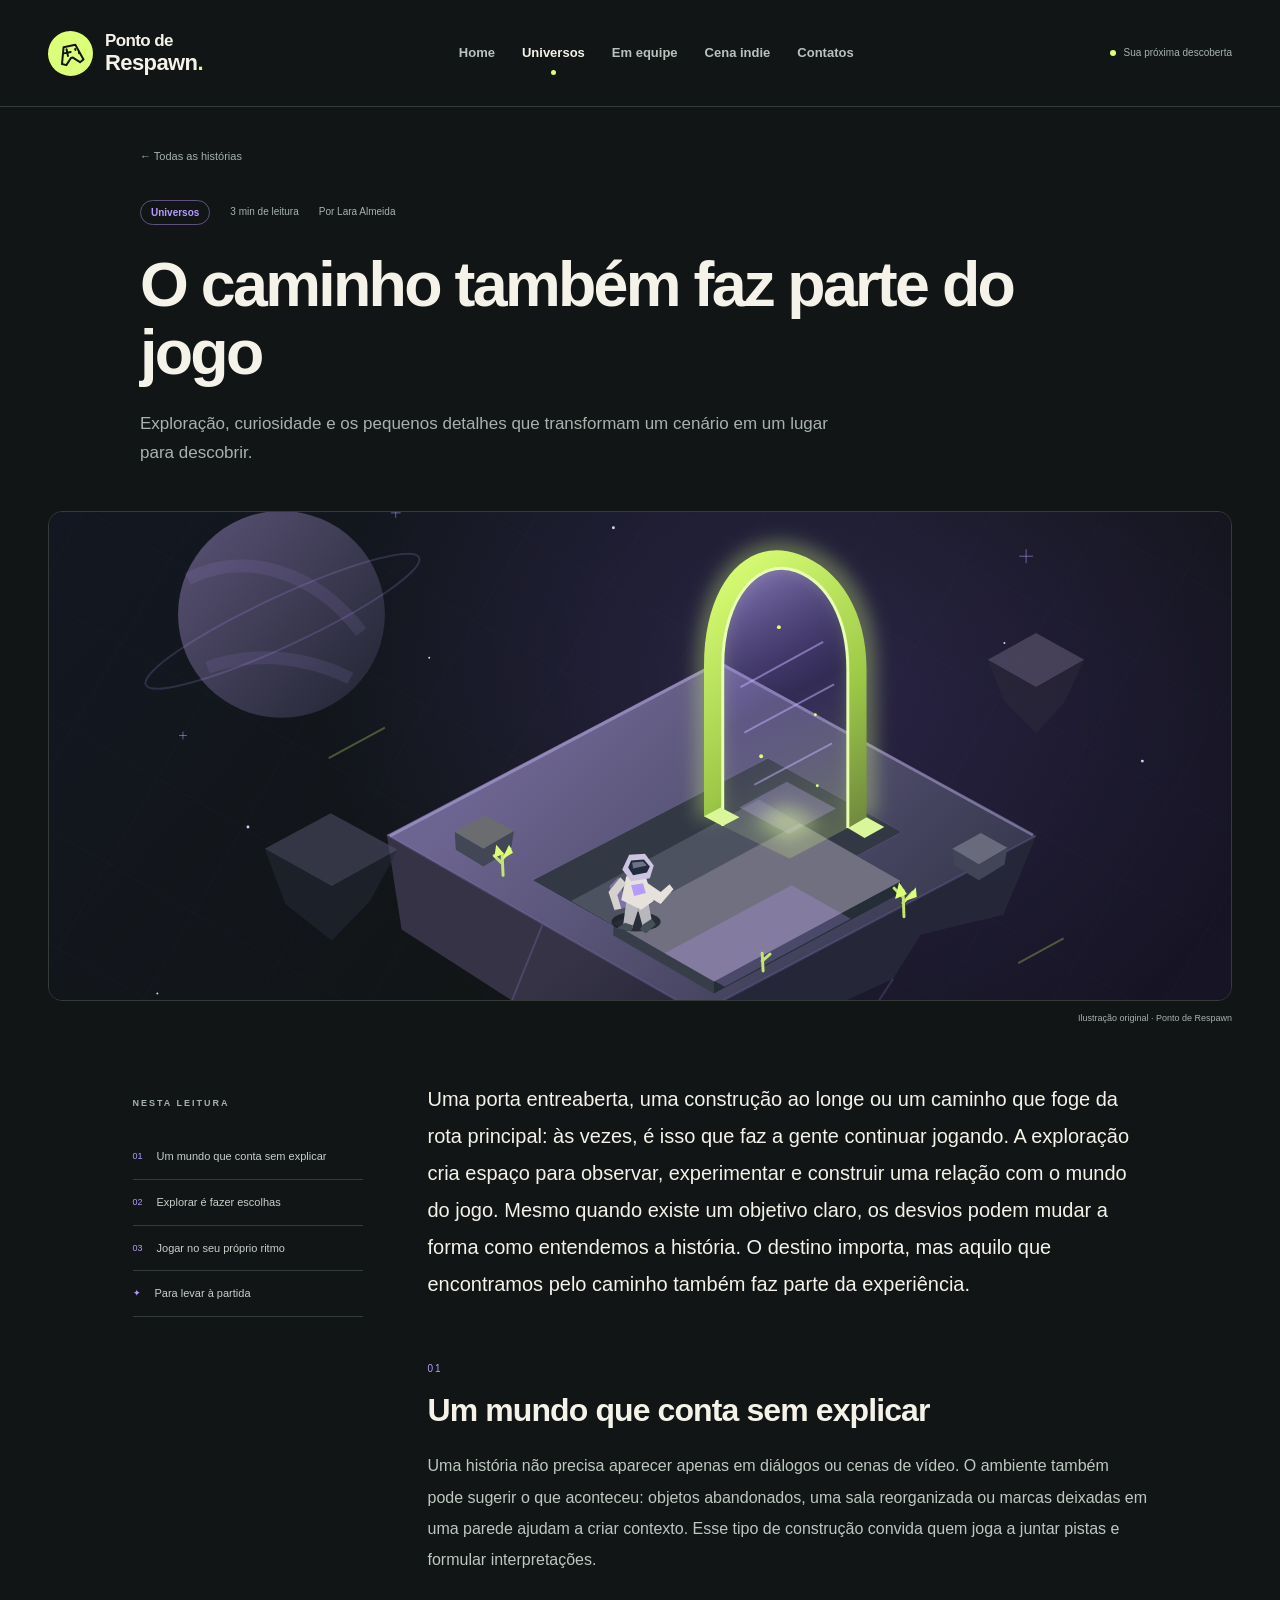
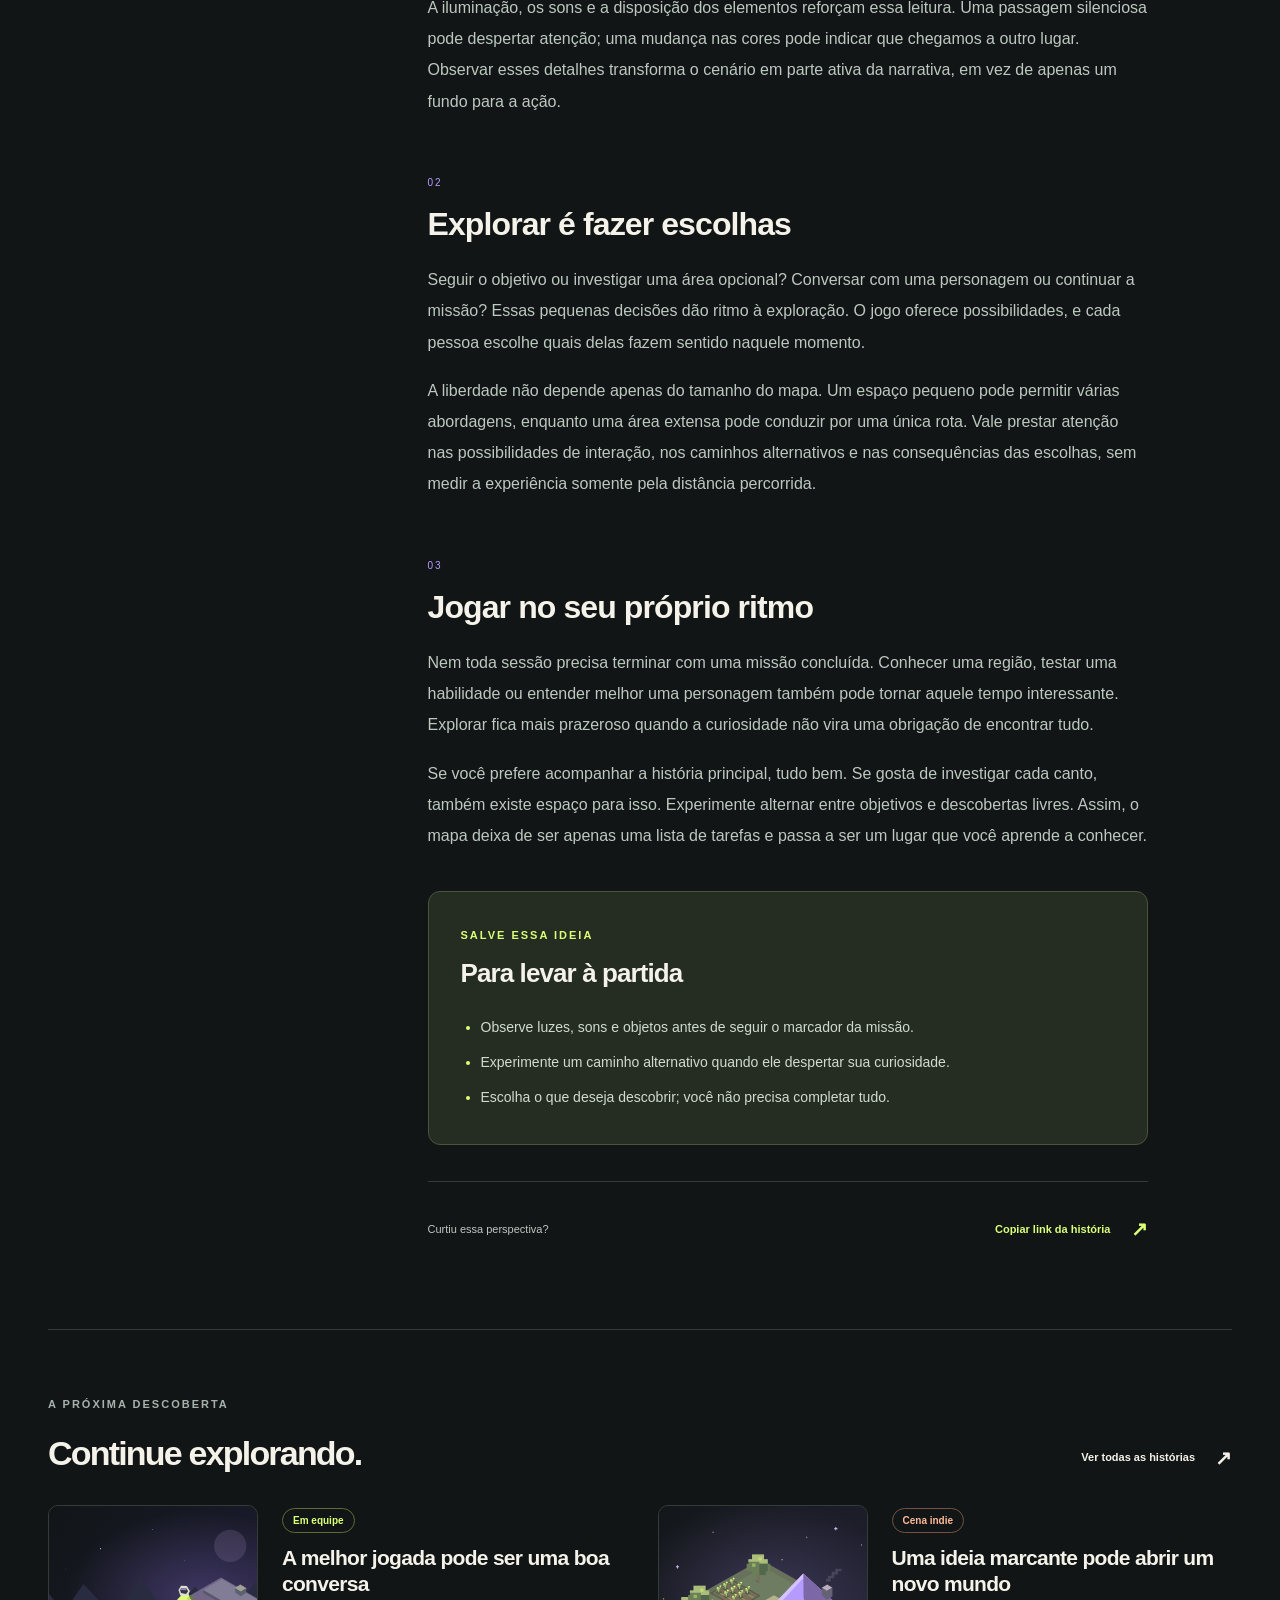
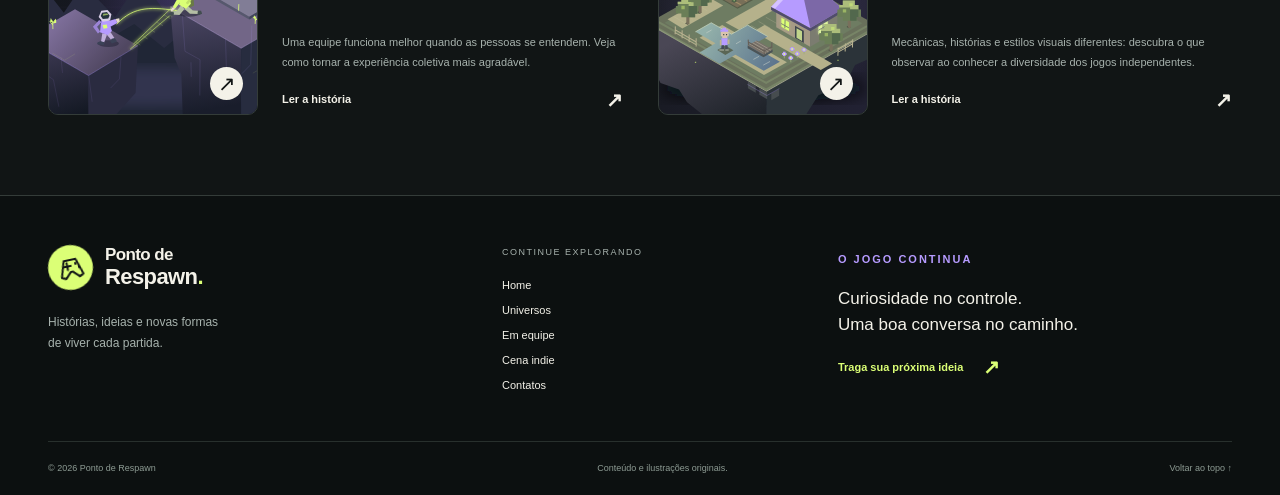
<file: universos.html>
<!DOCTYPE html>
<html lang="pt-BR">
<head>
  <meta charset="utf-8">
  <meta name="viewport" content="width=device-width, initial-scale=1">
  <meta name="description" content="Nem toda descoberta está marcada no mapa. Entenda como cenários e escolhas ajudam a contar uma história.">
  <meta name="author" content="Lara Silva de Almeida">
  <meta name="theme-color" content="#111515">
  <title>O caminho também faz parte do jogo | Ponto de Respawn</title>
  <link rel="icon" href="favicon.svg" type="image/svg+xml">
  <link rel="stylesheet" href="styles.css">
  <script src="script.js" defer></script>
</head>
<body>
  <a class="skip-link" href="#conteudo">Pular para o conteúdo</a>
  <header class="site-header"><div class="header-inner wrap">
    <a class="brand" href="index.html" aria-label="Ponto de Respawn, Home"><span class="brand-icon" aria-hidden="true"><svg viewBox="0 0 32 32"><path d="M10 8h12l5 16-4 2-6-6h-2l-6 6-4-2z"/><path d="M9 14h7m-3.5-3.5v7M21 12v1m3 3v1"/></svg></span><span>Ponto de<span class="brand-bottom">Respawn<span class="brand-dot">.</span></span></span></a>
    <button class="menu-toggle" type="button" aria-expanded="false" aria-controls="menu-principal"><span>Menu</span><svg aria-hidden="true" viewBox="0 0 24 24"><path d="M4 7h16M4 12h16M4 17h16"/></svg></button>
    <nav aria-label="Navegação principal" id="menu-principal"><a href="index.html">Home</a><a href="universos.html" aria-current="page">Universos</a><a href="equipe.html">Em equipe</a><a href="indie.html">Cena indie</a><a href="contatos.html">Contatos</a></nav>
    <span class="header-note"><span></span> Sua próxima descoberta</span>
  </div></header>
  <main id="conteudo"><div class="article-heading wrap"><a class="back-link" href="index.html#historias">← Todas as histórias</a><div class="article-meta"><span class="tag tag-universos">Universos</span><span>3 min de leitura</span><span>Por Lara Almeida</span></div><h1>O caminho também faz parte do jogo</h1><p class="article-subtitle">Exploração, curiosidade e os pequenos detalhes que transformam um cenário em um lugar para descobrir.</p></div><figure class="article-figure wrap"><img src="mundo.svg" alt="Ilustração de um mundo de exploração com plataformas, montanhas e um portal luminoso." width="1200" height="800"><figcaption>Ilustração original · Ponto de Respawn</figcaption></figure><div class="article-layout wrap"><aside class="article-index"><span class="eyebrow">Nesta leitura</span><nav aria-label="Seções do artigo"><a href="#secao-1"><span>01</span>Um mundo que conta sem explicar</a><a href="#secao-2"><span>02</span>Explorar é fazer escolhas</a><a href="#secao-3"><span>03</span>Jogar no seu próprio ritmo</a><a href="#para-levar"><span>✦</span>Para levar à partida</a></nav></aside><article class="article-body" aria-label="O caminho também faz parte do jogo"><p class="article-intro">Uma porta entreaberta, uma construção ao longe ou um caminho que foge da rota principal: às vezes, é isso que faz a gente continuar jogando. A exploração cria espaço para observar, experimentar e construir uma relação com o mundo do jogo. Mesmo quando existe um objetivo claro, os desvios podem mudar a forma como entendemos a história. O destino importa, mas aquilo que encontramos pelo caminho também faz parte da experiência.</p><section id="secao-1"><span class="section-number">01</span><h2>Um mundo que conta sem explicar</h2><p>Uma história não precisa aparecer apenas em diálogos ou cenas de vídeo. O ambiente também pode sugerir o que aconteceu: objetos abandonados, uma sala reorganizada ou marcas deixadas em uma parede ajudam a criar contexto. Esse tipo de construção convida quem joga a juntar pistas e formular interpretações.</p><p>A iluminação, os sons e a disposição dos elementos reforçam essa leitura. Uma passagem silenciosa pode despertar atenção; uma mudança nas cores pode indicar que chegamos a outro lugar. Observar esses detalhes transforma o cenário em parte ativa da narrativa, em vez de apenas um fundo para a ação.</p></section><section id="secao-2"><span class="section-number">02</span><h2>Explorar é fazer escolhas</h2><p>Seguir o objetivo ou investigar uma área opcional? Conversar com uma personagem ou continuar a missão? Essas pequenas decisões dão ritmo à exploração. O jogo oferece possibilidades, e cada pessoa escolhe quais delas fazem sentido naquele momento.</p><p>A liberdade não depende apenas do tamanho do mapa. Um espaço pequeno pode permitir várias abordagens, enquanto uma área extensa pode conduzir por uma única rota. Vale prestar atenção nas possibilidades de interação, nos caminhos alternativos e nas consequências das escolhas, sem medir a experiência somente pela distância percorrida.</p></section><section id="secao-3"><span class="section-number">03</span><h2>Jogar no seu próprio ritmo</h2><p>Nem toda sessão precisa terminar com uma missão concluída. Conhecer uma região, testar uma habilidade ou entender melhor uma personagem também pode tornar aquele tempo interessante. Explorar fica mais prazeroso quando a curiosidade não vira uma obrigação de encontrar tudo.</p><p>Se você prefere acompanhar a história principal, tudo bem. Se gosta de investigar cada canto, também existe espaço para isso. Experimente alternar entre objetivos e descobertas livres. Assim, o mapa deixa de ser apenas uma lista de tarefas e passa a ser um lugar que você aprende a conhecer.</p></section><section class="takeaway" id="para-levar"><span class="eyebrow">Salve essa ideia</span><h2>Para levar à partida</h2><ul><li>Observe luzes, sons e objetos antes de seguir o marcador da missão.</li><li>Experimente um caminho alternativo quando ele despertar sua curiosidade.</li><li>Escolha o que deseja descobrir; você não precisa completar tudo.</li></ul></section><div class="article-end"><span>Curtiu essa perspectiva?</span><button class="text-link copy-article" type="button">Copiar link da história <span aria-hidden="true">↗</span></button><p class="copy-status" aria-live="polite"></p></div></article></div><section class="related wrap" aria-labelledby="related-title"><div class="section-heading"><div><span class="eyebrow">A próxima descoberta</span><h2 id="related-title">Continue explorando.</h2></div><a class="text-link" href="index.html#historias">Ver todas as histórias <span aria-hidden="true">↗</span></a></div><div class="stories-grid related-grid"><article class="story-card compact" data-category="equipe"><a href="equipe.html" class="story-image-link" aria-label="Ler: A melhor jogada pode ser uma boa conversa"><img src="equipe.svg" alt="Ilustração de dois aventureiros colaborando para atravessar um cenário de plataformas." width="1200" height="800" loading="lazy"><span class="image-arrow" aria-hidden="true">↗</span></a><div class="story-meta"><span class="tag tag-equipe">Em equipe</span><span>3 min de leitura</span></div><h3><a href="equipe.html">A melhor jogada pode ser uma boa conversa</a></h3><p>Uma equipe funciona melhor quando as pessoas se entendem. Veja como tornar a experiência coletiva mais agradável.</p><a class="text-link" href="equipe.html">Ler a história <span aria-hidden="true">↗</span></a></article><article class="story-card compact" data-category="indie"><a href="indie.html" class="story-image-link" aria-label="Ler: Uma ideia marcante pode abrir um novo mundo"><img src="indie.svg" alt="Ilustração de um jardim imaginativo em estilo pixel art, com construções e elementos de um mundo independente." width="1200" height="800" loading="lazy"><span class="image-arrow" aria-hidden="true">↗</span></a><div class="story-meta"><span class="tag tag-indie">Cena indie</span><span>3 min de leitura</span></div><h3><a href="indie.html">Uma ideia marcante pode abrir um novo mundo</a></h3><p>Mecânicas, histórias e estilos visuais diferentes: descubra o que observar ao conhecer a diversidade dos jogos independentes.</p><a class="text-link" href="indie.html">Ler a história <span aria-hidden="true">↗</span></a></article></div></section></main>
  <footer class="site-footer"><div class="wrap footer-top"><div><a class="brand" href="index.html" aria-label="Ponto de Respawn, Home"><span class="brand-icon" aria-hidden="true"><svg viewBox="0 0 32 32"><path d="M10 8h12l5 16-4 2-6-6h-2l-6 6-4-2z"/><path d="M9 14h7m-3.5-3.5v7M21 12v1m3 3v1"/></svg></span><span>Ponto de<span class="brand-bottom">Respawn<span class="brand-dot">.</span></span></span></a><p>Histórias, ideias e novas formas<br>de viver cada partida.</p></div><div class="footer-links"><span>Continue explorando</span><a href="index.html">Home</a><a href="universos.html">Universos</a><a href="equipe.html">Em equipe</a><a href="indie.html">Cena indie</a><a href="contatos.html">Contatos</a></div><div class="footer-signoff"><span class="eyebrow">O jogo continua</span><p>Curiosidade no controle.<br>Uma boa conversa no caminho.</p><a class="text-link" href="contatos.html">Traga sua próxima ideia <span aria-hidden="true">↗</span></a></div></div><div class="wrap footer-bottom"><span>© 2026 Ponto de Respawn</span><span>Conteúdo e ilustrações originais.</span><a href="#conteudo">Voltar ao topo ↑</a></div></footer>
</body>
</html>
</file>
<file: styles.css>
/* Ponto de Respawn: estilos compartilhados das cinco páginas. */
:root{color-scheme:dark;--bg:#111515;--panel:#1a2020;--paper:#f4f2e9;--muted:#a7b2ad;--line:#343c39;--lime:#dbff76;--lilac:#b69bff;--peach:#ffba99;--radius:16px;--width:1240px}
*{box-sizing:border-box}html{scroll-behavior:smooth;scroll-padding-top:110px}body{margin:0;background:var(--bg);color:var(--paper);font-family:Inter,"Segoe UI",Arial,sans-serif;font-size:16px;line-height:1.65}a{color:inherit;text-decoration:none}button,input,select,textarea{font:inherit}button,a,input,select,textarea{-webkit-tap-highlight-color:transparent}button{cursor:pointer}img{max-width:100%;display:block}button:focus-visible,a:focus-visible{outline:3px solid var(--lime);outline-offset:6px}input:focus-visible,select:focus-visible,textarea:focus-visible{outline:2px solid var(--lime);outline-offset:2px}::selection{background:var(--lime);color:var(--bg)}.wrap{max-width:var(--width);width:calc(100% - 96px);margin-inline:auto}.eyebrow{text-transform:uppercase;letter-spacing:2px;font-size:11px;font-weight:700}.sr-only{position:absolute;width:1px;height:1px;padding:0;margin:-1px;overflow:hidden;clip:rect(0,0,0,0);white-space:nowrap;border:0}.skip-link{position:fixed;left:20px;top:-90px;padding:12px 20px;background:var(--lime);color:var(--bg);z-index:100}.skip-link:focus{top:12px}.site-header{border-bottom:1px solid var(--line);background:var(--bg)}.header-inner{display:flex;align-items:center;gap:32px;min-height:106px}.brand{display:inline-flex;gap:12px;align-items:center;line-height:1.02;font-weight:800;font-size:17px;letter-spacing:-.6px}.brand-bottom{display:block;font-size:22px;margin-top:3px}.brand-dot{color:var(--lime)}.brand-icon{display:grid;place-items:center;width:45px;height:45px;background:var(--lime);color:var(--bg);border-radius:50%;transform:rotate(-12deg)}.brand-icon svg{width:32px;height:32px;fill:none;stroke:currentColor;stroke-width:2;stroke-linejoin:round;stroke-linecap:round}.site-header nav{display:flex;gap:27px;margin-inline:auto;align-items:center;font-size:13px;font-weight:600}.site-header nav a{position:relative;padding-block:14px;color:#b9c2bd;white-space:nowrap}.site-header nav a:hover,.site-header nav a[aria-current]{color:var(--paper)}.site-header nav a[aria-current]::after{content:"";width:5px;height:5px;border-radius:50%;background:var(--lime);position:absolute;left:calc(50% - 2.5px);bottom:3px}.header-note{font-size:10px;color:var(--muted);display:flex;align-items:center;gap:8px}.header-note>span,.status-dot{display:inline-block;background:var(--lime);border-radius:50%;width:6px;height:6px}.menu-toggle{display:none}.hero{display:grid;grid-template-columns:46% 54%;padding-block:52px 58px;align-items:stretch}.hero-copy{padding:30px 48px 8px 0;display:flex;align-items:flex-start;flex-direction:column}.hero-copy>.eyebrow{display:flex;gap:10px;align-items:center;color:#c6cdc8}.hero h1{font-size:clamp(64px,6.5vw,91px);line-height:1.01;letter-spacing:-5px;margin:33px 0 25px;font-weight:800}.hero h1 span{color:var(--lime)}.hero-copy>p{font-size:16px;color:var(--muted);max-width:345px;line-height:1.8;margin:0 0 30px}.button{display:inline-flex;gap:26px;align-items:center;justify-content:space-between;border:1px solid transparent;border-radius:6px;padding:14px 20px;font-size:12px;font-weight:700;line-height:1.5;transition:background .2s,color .2s,transform .2s}.button>span{font-size:20px;line-height:1}.button-lime{background:var(--lime);color:#151c11}.button-lime:hover{background:#e7ffab;transform:translateY(-2px)}.button-outline{background:transparent;border-color:#5b665f;color:var(--paper)}.button-outline:hover{background:var(--panel);border-color:var(--lime)}.hero-bottom{display:flex;align-items:center;gap:16px;padding-top:32px;margin-top:auto;color:var(--muted);font-size:10px;line-height:1.6}.hero-bottom strong{font-weight:500;color:#d1d8d3}.tiny-controller{font-size:35px;color:var(--lilac);line-height:1}.hero-visual{position:relative;min-height:540px;border-radius:var(--radius);overflow:hidden;border:1px solid #514b65;background:#24202e;isolation:isolate}.hero-visual>img{width:100%;height:100%;object-fit:cover;position:absolute;inset:0;transition:transform .6s;object-position:50% 35%}.hero-visual:hover>img{transform:scale(1.035)}.hero-visual::after{content:"";position:absolute;inset:0;z-index:0;background:linear-gradient(0deg,rgba(10,13,13,.96),rgba(10,13,13,.14) 48%,transparent 68%)}.visual-topline{position:absolute;inset:22px 24px auto;z-index:2;display:flex;justify-content:space-between;align-items:center}.visual-label{font-size:10px;padding:6px 12px;background:#101618bb;border:1px solid #d3c0ff55;border-radius:30px;backdrop-filter:blur(10px)}.round-arrow{display:grid;place-items:center;width:38px;height:38px;border:1px solid #eee8db77;border-radius:50%;font-size:23px;background:#15191944}.hero-caption{position:absolute;bottom:31px;left:33px;right:30px;z-index:2}.hero-caption>.eyebrow{color:var(--lilac)}.hero-caption h2{font-size:44px;letter-spacing:-1.8px;line-height:1.08;margin:14px 0 17px}.caption-link{display:flex;justify-content:space-between;font-size:11px;padding-top:14px;border-top:1px solid #d4d4d444}.caption-link>span{font-size:21px;line-height:1}.topic-band{border-block:1px solid var(--line);padding-block:20px}.topic-band>.wrap{display:flex;justify-content:space-between;align-items:center;gap:20px;text-transform:uppercase;font-size:11px;letter-spacing:2.4px;font-weight:600;white-space:nowrap}.topic-band span[aria-hidden]{font-size:20px;color:var(--lilac);line-height:1}.stories-section{padding-block:76px 80px;scroll-margin-top:20px}.section-heading{display:flex;justify-content:space-between;align-items:flex-end;gap:30px;margin-bottom:32px}.section-heading .eyebrow{color:var(--muted)}.section-heading h2,.about-copy h2{font-size:42px;letter-spacing:-1.8px;font-weight:700;line-height:1.15;margin:17px 0 0}.section-heading>p{font-size:13px;color:var(--muted);line-height:1.7;margin:0 0 3px}.filters{display:flex;gap:10px;border-bottom:1px solid var(--line);padding-bottom:24px;margin-bottom:30px;flex-wrap:wrap}.filters button{border:1px solid var(--line);background:transparent;color:#b7c1ba;border-radius:30px;padding:8px 17px;font-size:11px;font-weight:600}.filters button[aria-pressed=true]{background:var(--paper);color:var(--bg);border-color:var(--paper)}.filters button:hover{border-color:var(--lime)}.filters button>span{padding-left:10px;font-size:9px;opacity:.7}.stories-grid{display:grid;grid-template-columns:repeat(3,1fr);gap:29px}.story-card[hidden]{display:none}.story-image-link{display:block;position:relative;aspect-ratio:1.5;overflow:hidden;border-radius:10px;background:var(--panel);border:1px solid var(--line)}.story-image-link img{width:100%;height:100%;object-fit:cover;transition:transform .4s}.story-image-link:hover img{transform:scale(1.04)}.image-arrow{position:absolute;right:14px;bottom:14px;display:grid;place-items:center;background:var(--paper);color:var(--bg);border-radius:50%;width:33px;height:33px;font-size:21px}.story-meta{display:flex;justify-content:space-between;gap:10px;align-items:center;font-size:10px;color:var(--muted);padding-top:21px}.tag{border:1px solid;border-radius:30px;padding:3px 10px;font-weight:600;font-size:10px;line-height:1.7;display:inline-block}.tag-universos{color:var(--lilac);border-color:#5f517c}.tag-equipe{color:var(--lime);border-color:#5b6c37}.tag-indie{color:var(--peach);border-color:#725341}.story-card h3{font-size:24px;line-height:1.25;letter-spacing:-.7px;margin:16px 0 13px}.story-card h3 a:hover{color:var(--lime)}.story-card>p{color:var(--muted);font-size:13px;line-height:1.8;margin-bottom:22px}.text-link{display:inline-flex;align-items:center;justify-content:space-between;gap:20px;background:none;border:0;padding:0;font-size:11px;font-weight:600;line-height:1.5}.text-link span{font-size:20px}.text-link:hover{color:var(--lime)}.about-section{display:grid;grid-template-columns:1fr 1fr;gap:90px;align-items:center;border-top:1px solid var(--line);padding-block:70px 90px}.about-art{position:relative;min-height:340px;background:#222a26;border:1px solid #354537;border-radius:var(--radius);overflow:hidden;display:grid;place-items:center}.about-art>svg{width:200px;transform:rotate(-15deg);z-index:2;filter:drop-shadow(0 16px 13px #0006)}.pad-body{fill:var(--lime);stroke:#a9c856;stroke-width:3}.pad-lines{fill:none;stroke:#26351b;stroke-width:10;stroke-linecap:round}.pad-wire{fill:none;stroke:var(--lilac);stroke-width:6;stroke-linecap:round}.orbit{position:absolute;border:1px solid #73896d55;border-radius:50%;width:360px;height:150px;transform:rotate(-25deg)}.orbit-two{transform:rotate(35deg);width:280px;height:250px}.art-spark{position:absolute;color:var(--lilac);font-size:40px}.spark-one{top:35px;right:70px}.spark-two{bottom:65px;left:38px;color:var(--lime);font-size:30px}.art-caption{position:absolute;bottom:25px;right:25px;text-align:right;font-size:10px;line-height:1.6;color:var(--muted)}.about-copy>.eyebrow{color:var(--lilac)}.about-copy h2{margin-bottom:22px}.about-copy>p{color:var(--muted);font-size:14px;line-height:1.85;max-width:460px}.about-copy>.button{margin-top:13px}.site-footer{background:#0c1010;border-top:1px solid var(--line)}.footer-top{display:grid;grid-template-columns:1fr .7fr 1fr;gap:60px;padding-block:49px 47px}.footer-top>div>p{font-size:12px;color:var(--muted);line-height:1.8;margin-top:20px}.footer-links{display:flex;flex-direction:column;gap:7px;font-size:11px;align-items:flex-start}.footer-links>span{color:var(--muted);text-transform:uppercase;letter-spacing:1.5px;font-size:9px;margin-bottom:9px}.footer-links>a:hover{color:var(--lime)}.footer-signoff .eyebrow{color:var(--lilac)}.footer-signoff>p{font-size:17px!important;line-height:1.5!important;color:var(--paper)!important;margin-block:15px!important}.footer-signoff .text-link{color:var(--lime)}.footer-bottom{border-top:1px solid #28302d;padding-block:19px;display:flex;justify-content:space-between;gap:20px;color:#8d9b93;font-size:9px}.footer-bottom>a:hover{color:var(--lime)}.article-heading{padding-block:35px 43px;max-width:1000px}.back-link{font-size:11px;color:var(--muted);display:inline-block;margin-bottom:35px}.back-link:hover{color:var(--lime)}.article-meta{display:flex;align-items:center;gap:20px;font-size:10px;color:var(--muted)}.article-heading h1{font-size:clamp(40px,4.9vw,68px);font-weight:750;line-height:1.08;letter-spacing:-2.7px;max-width:900px;margin:26px 0 22px}.article-subtitle{font-size:17px;line-height:1.75;color:var(--muted);max-width:720px;margin:0}.article-figure{margin-block:0 62px}.article-figure>img{width:100%;height:490px;object-fit:cover;border-radius:14px;border:1px solid var(--line);object-position:50% 46%}.article-figure>figcaption{font-size:9px;color:var(--muted);text-align:right;padding-top:10px}.article-layout{display:grid;grid-template-columns:230px minmax(0,720px);gap:65px;justify-content:center}.article-index{align-self:start;position:sticky;top:30px}.article-index>.eyebrow{color:var(--muted);font-size:9px}.article-index nav{display:flex;flex-direction:column;margin-top:20px}.article-index a{display:flex;gap:14px;font-size:11px;line-height:1.7;padding:13px 0;border-bottom:1px solid var(--line);color:#c8d0ca}.article-index a>span{color:var(--lilac);font-size:9px;padding-top:2px}.article-index a:hover{color:var(--lime)}.article-body{min-width:0;font-size:16px;color:#bdc8c1}.article-body .article-intro{font-size:20px;color:var(--paper);line-height:1.85;margin-top:-7px}.article-body>section{padding-top:34px;scroll-margin-top:10px}.section-number{font-size:10px;color:var(--lilac);letter-spacing:2px}.article-body h2{font-size:32px;color:var(--paper);line-height:1.25;letter-spacing:-.9px;margin:10px 0 20px}.article-body p{line-height:1.95;margin-block:17px}.article-body>.takeaway{background:#252d23;border:1px solid #48543c;border-radius:12px;padding:29px 32px;margin-top:40px;color:#d0dbce}.takeaway>.eyebrow{color:var(--lime)}.takeaway h2{font-size:26px}.takeaway ul{padding-left:20px;margin-bottom:0}.takeaway li{padding-block:6px;font-size:14px}.takeaway li::marker{color:var(--lime)}.article-end{padding:32px 0 0;border-top:1px solid var(--line);margin-top:36px;display:flex;flex-wrap:wrap;justify-content:space-between;align-items:center;gap:10px;font-size:11px}.article-end .text-link{color:var(--lime)}.article-end>.copy-status{width:100%;font-size:11px;color:var(--lime);margin:0}.related{border-top:1px solid var(--line);margin-top:75px;padding-block:60px 80px}.related .section-heading h2{font-size:34px}.related-grid{grid-template-columns:1fr 1fr;gap:35px}.related-grid .story-card{display:grid;grid-template-columns:210px 1fr;grid-template-rows:auto 1fr auto;column-gap:24px}.related-grid .story-image-link{grid-row:1/5;aspect-ratio:auto;min-height:210px;height:100%}.related-grid .story-meta{padding-top:3px}.related-grid h3{font-size:21px;margin:12px 0 7px}.related-grid .story-card>p{margin:0 0 12px;font-size:11px}.related-grid .story-meta>span:last-child{display:none}.contact-heading{padding-block:62px 45px;border-bottom:1px solid var(--line)}.contact-heading>.eyebrow{color:var(--lilac)}.contact-heading h1,.not-found h1{font-size:clamp(46px,5vw,72px);line-height:1.1;letter-spacing:-3px;margin:22px 0}.contact-heading h1>span{color:var(--lime)}.contact-heading>p{font-size:15px;color:var(--muted);line-height:1.9;max-width:620px;margin-bottom:0}.contact-layout{display:grid;grid-template-columns:.8fr 1.2fr;gap:85px;padding-block:54px 80px}.contact-symbol{font-size:51px;color:var(--lilac);line-height:1}.contact-info h2{font-size:32px;line-height:1.2;letter-spacing:-1px}.contact-info>p{color:var(--muted);font-size:13px}.contact-topics{padding-top:13px}.contact-topics>div{display:flex;gap:18px;border-top:1px solid var(--line);padding-block:17px}.contact-topics>div>span{font-size:9px;color:var(--lilac);padding-top:4px}.contact-topics p{font-size:11px;color:var(--muted);margin:0}.contact-topics strong{display:block;color:var(--paper);font-size:12px;margin-bottom:5px;font-weight:600}.contact-author{margin-top:24px;padding-top:20px;border-top:1px solid var(--line);display:flex;flex-direction:column;font-size:11px;color:var(--muted)}.contact-author>.eyebrow{font-size:9px}.contact-author>strong{color:var(--paper);font-size:15px;margin-top:9px}.contact-form-panel{background:var(--panel);border:1px solid var(--line);border-radius:14px;padding:35px}.contact-form-panel>.eyebrow{color:var(--lime)}.contact-form-panel h2{font-size:27px;line-height:1.25;letter-spacing:-.9px;margin:13px 0}.form-note{font-size:11px;color:var(--muted);margin-bottom:29px}.form-row{display:grid;grid-template-columns:1fr 1fr;gap:18px}.field{margin-bottom:22px}.field label,.message-result>label{display:block;font-size:11px;font-weight:600;margin-bottom:9px}.field label>span{color:var(--muted);font-weight:400}input,textarea,select{width:100%;border:1px solid #46514a;background:#111715;border-radius:5px;color:var(--paper);padding:12px;font-size:12px;line-height:1.6}textarea{resize:vertical;min-height:130px}input::placeholder,textarea::placeholder{color:#8d9c93}select{min-height:45px}.form-status{font-size:12px;color:var(--lime);margin-bottom:0}.message-result{margin-top:25px;padding-top:25px;border-top:1px solid var(--line)}.message-result[hidden]{display:none}.message-result>textarea{background:#0b100d;font-size:12px}.message-result>.button{margin-top:12px}.not-found{padding-block:90px 110px}.not-found>.eyebrow{color:var(--lilac)}.not-found>p{max-width:550px;color:var(--muted);margin-bottom:30px}
@media(min-width:1500px){.hero{padding-top:65px}.hero-visual{min-height:570px}.hero-copy{padding-top:44px}}
@media(max-width:1150px){.wrap{width:calc(100% - 64px)}.header-note{display:none}.site-header nav{margin-left:auto;margin-right:0;gap:24px}.hero h1{font-size:74px}.hero-copy{padding-right:25px}.hero-visual{min-height:510px}.hero-caption h2{font-size:38px}.topic-band>.wrap{font-size:9px;letter-spacing:1.8px}.story-card h3{font-size:21px}.about-section{gap:55px}.article-layout{grid-template-columns:190px minmax(0,650px);gap:40px}.related-grid .story-card{grid-template-columns:160px 1fr;column-gap:20px}.contact-layout{gap:45px}.contact-form-panel{padding:28px}.form-row{grid-template-columns:1fr}}
@media(max-width:800px){.header-inner{min-height:92px;gap:20px}.brand{font-size:14px}.brand-bottom{font-size:19px}.brand-icon{width:39px;height:39px}.site-header nav{gap:17px;font-size:11px}.hero{grid-template-columns:1fr 1fr;padding-block:30px 40px}.hero-copy{padding-top:20px}.hero h1{font-size:58px;letter-spacing:-3px;margin-top:25px}.hero-copy>p{font-size:13px;line-height:1.8}.hero-visual{min-height:460px}.hero-caption{left:22px;right:22px;bottom:25px}.hero-caption h2{font-size:32px}.button{padding:12px 15px;font-size:10px;gap:15px}.hero-copy>.eyebrow{font-size:8px;letter-spacing:1.4px}.hero-bottom{padding-top:25px}.topic-band>.wrap{font-size:8px;letter-spacing:1px;gap:12px}.topic-band span[aria-hidden]{font-size:14px}.section-heading h2,.about-copy h2{font-size:33px}.section-heading>p{font-size:11px}.stories-grid{gap:20px}.story-meta{align-items:flex-start;gap:9px;flex-direction:column;padding-top:16px}.story-card h3{font-size:19px}.story-card>p{font-size:12px}.about-section{gap:33px}.about-art{min-height:310px}.about-copy>p{font-size:12px}.about-art>svg{width:160px}.spark-one{right:30px}.footer-top{gap:30px}.footer-signoff>p{font-size:14px!important}.article-heading{padding-top:25px}.article-heading h1{letter-spacing:-1.8px;font-size:48px}.article-figure>img{height:380px}.article-layout{grid-template-columns:1fr;max-width:720px;gap:28px}.article-index{position:static;border-bottom:1px solid var(--line);padding-bottom:25px}.article-index nav{display:grid;grid-template-columns:1fr 1fr;gap:0 30px;margin-top:9px}.article-index a{border:0;padding:9px 0}.article-body .article-intro{font-size:18px}.related-grid .story-card{display:block}.related-grid .story-image-link{height:220px;min-height:0}.related-grid .story-meta{margin-top:15px}.related-grid .story-card>p{margin-block:10px 15px}.contact-heading h1{font-size:55px}.contact-layout{grid-template-columns:1fr;gap:35px}.contact-info{display:grid;grid-template-columns:1fr 1fr;column-gap:35px}.contact-info>.contact-symbol{display:none}.contact-info>h2{grid-column:1}.contact-info>p{grid-column:1;margin-top:0}.contact-info>.contact-topics{grid-column:2;grid-row:1/4}.contact-author{grid-column:1;align-self:end}.form-row{grid-template-columns:1fr 1fr}}
@media(max-width:600px){html{scroll-padding-top:25px}.wrap{width:calc(100% - 40px)}.header-inner{min-height:82px;justify-content:space-between;flex-wrap:wrap;gap:0}.brand-icon{width:35px;height:35px}.brand-icon svg{width:27px}.brand{font-size:13px;gap:9px}.brand-bottom{font-size:18px}.menu-toggle{display:flex;align-items:center;gap:11px;background:none;border:1px solid var(--line);color:var(--paper);padding:8px 11px;border-radius:5px;font-size:10px}.menu-toggle svg{width:17px;height:17px;fill:none;stroke:currentColor;stroke-width:1.5}.site-header nav{display:none;width:100%;order:3;flex-direction:column;align-items:stretch;gap:0;padding-bottom:15px;margin:0;font-size:13px}.site-header nav.is-open{display:flex}.site-header nav a{padding:13px 5px;border-top:1px solid var(--line)}.site-header nav a[aria-current]::after{left:auto;right:7px;bottom:20px}.hero{grid-template-columns:1fr;padding-block:27px 32px;gap:28px}.hero-copy{padding:10px 0 0}.hero-copy>.eyebrow{font-size:9px;letter-spacing:1.5px}.hero h1{font-size:70px;letter-spacing:-4px;line-height:1.02;margin:24px 0 21px}.hero-copy>p{font-size:14px;max-width:340px;margin-bottom:23px}.hero-copy .button{font-size:11px;min-width:250px}.hero-bottom{display:none}.hero-visual{min-height:420px}.hero-visual>img{object-position:center 28%}.hero-caption{left:25px;right:25px;bottom:24px}.hero-caption h2{font-size:38px}.visual-topline{inset:18px 20px auto}.hero-caption>.eyebrow{font-size:9px}.topic-band{padding-block:16px;overflow:hidden}.topic-band>.wrap{gap:17px;justify-content:flex-start;font-size:8px;width:max-content;margin-left:20px;letter-spacing:1.5px}.topic-band span:nth-last-child(-n+2){display:none}.stories-section{padding-block:44px 45px}.section-heading{display:block;margin-bottom:25px}.section-heading h2,.about-copy h2{font-size:34px;letter-spacing:-1.5px;margin-top:13px}.section-heading>p{font-size:12px;margin-top:20px}.filters{gap:8px;margin-bottom:26px;padding-bottom:21px}.filters button{padding:7px 11px;font-size:10px}.stories-grid{grid-template-columns:1fr;gap:34px}.story-card{padding-bottom:27px;border-bottom:1px solid var(--line)}.story-card:last-child{border-bottom:0;padding-bottom:0}.story-image-link{aspect-ratio:1.52}.story-meta{flex-direction:row;align-items:center;padding-top:18px}.story-card h3{font-size:26px;margin-top:14px;max-width:370px}.story-card>p{font-size:13px;margin-bottom:17px}.about-section{grid-template-columns:1fr;gap:30px;padding-block:35px 50px}.about-art{min-height:285px}.about-art>svg{width:180px}.about-copy>p{font-size:14px}.about-copy .button{font-size:11px}.footer-top{grid-template-columns:1fr 1fr;gap:35px 20px;padding-block:35px}.footer-signoff{grid-column:1/3;border-top:1px solid var(--line);padding-top:25px}.footer-top>div>p{font-size:10px}.footer-links{padding-left:15px;font-size:11px}.footer-links>span{font-size:8px;letter-spacing:1px}.footer-bottom{flex-wrap:wrap;gap:10px 16px;font-size:8px;justify-content:flex-start}.footer-bottom>a{margin-left:auto}.article-heading{padding-block:25px 30px}.back-link{margin-bottom:25px}.article-meta{gap:12px;flex-wrap:wrap;font-size:9px}.article-heading h1{font-size:43px;letter-spacing:-1.9px;margin-block:21px 18px}.article-subtitle{font-size:14px}.article-figure{margin-bottom:30px}.article-figure>img{height:280px;object-position:50% 40%;border-radius:9px}.article-figure>figcaption{font-size:8px}.article-index nav{grid-template-columns:1fr;gap:0}.article-index a{padding-block:7px;font-size:11px}.article-body{font-size:14px}.article-body .article-intro{font-size:17px;line-height:1.9}.article-body>section{padding-top:25px}.article-body h2{font-size:28px}.article-body>.takeaway{padding:23px;margin-top:30px}.takeaway h2{font-size:24px}.takeaway li{font-size:13px}.article-end{align-items:flex-start;flex-direction:column;gap:12px}.related{padding-block:37px 45px;margin-top:45px}.related .section-heading h2{font-size:30px}.related .section-heading>.text-link{margin-top:20px}.related-grid{grid-template-columns:1fr;gap:30px}.related-grid .story-image-link{height:auto;aspect-ratio:1.65}.related-grid .story-meta{flex-direction:row}.related-grid h3{font-size:24px}.related-grid .story-card>p{font-size:13px}.contact-heading{padding-block:35px 30px}.contact-heading h1{font-size:47px;letter-spacing:-2.3px}.contact-heading>.eyebrow{font-size:9px}.contact-heading>p{font-size:13px}.contact-layout{padding-block:30px 45px;gap:30px}.contact-info{display:block}.contact-info h2{font-size:30px}.contact-info h2 br{display:none}.contact-info>p{font-size:12px}.contact-topics{padding-top:4px}.contact-author{margin-top:7px}.contact-form-panel{padding:23px 20px}.contact-form-panel h2{font-size:25px}.form-note{font-size:11px}.form-row{grid-template-columns:1fr;gap:0}.field{margin-bottom:18px}input,textarea,select{font-size:16px}.field input::placeholder,.field textarea::placeholder{font-size:12px}.contact-form-panel .button{font-size:11px}.not-found{padding-block:60px 80px}.not-found h1{font-size:47px;letter-spacing:-2px}}
@media(prefers-reduced-motion:reduce){html{scroll-behavior:auto}*,*::before,*::after{transition:none!important}}
@media print{body{background:#fff;color:#000}.site-header,.site-footer,.article-index,.related,.article-end,.filters,.menu-toggle{display:none!important}.wrap{width:100%;max-width:100%}.article-heading h1{font-size:30pt;color:#000}.article-subtitle,.article-body,.article-body h2,.article-body .article-intro{color:#000}.article-layout{display:block}.article-figure>img{height:200px}.article-body>.takeaway{background:#fff;color:#000;border-color:#666;break-inside:avoid}}
</file>
